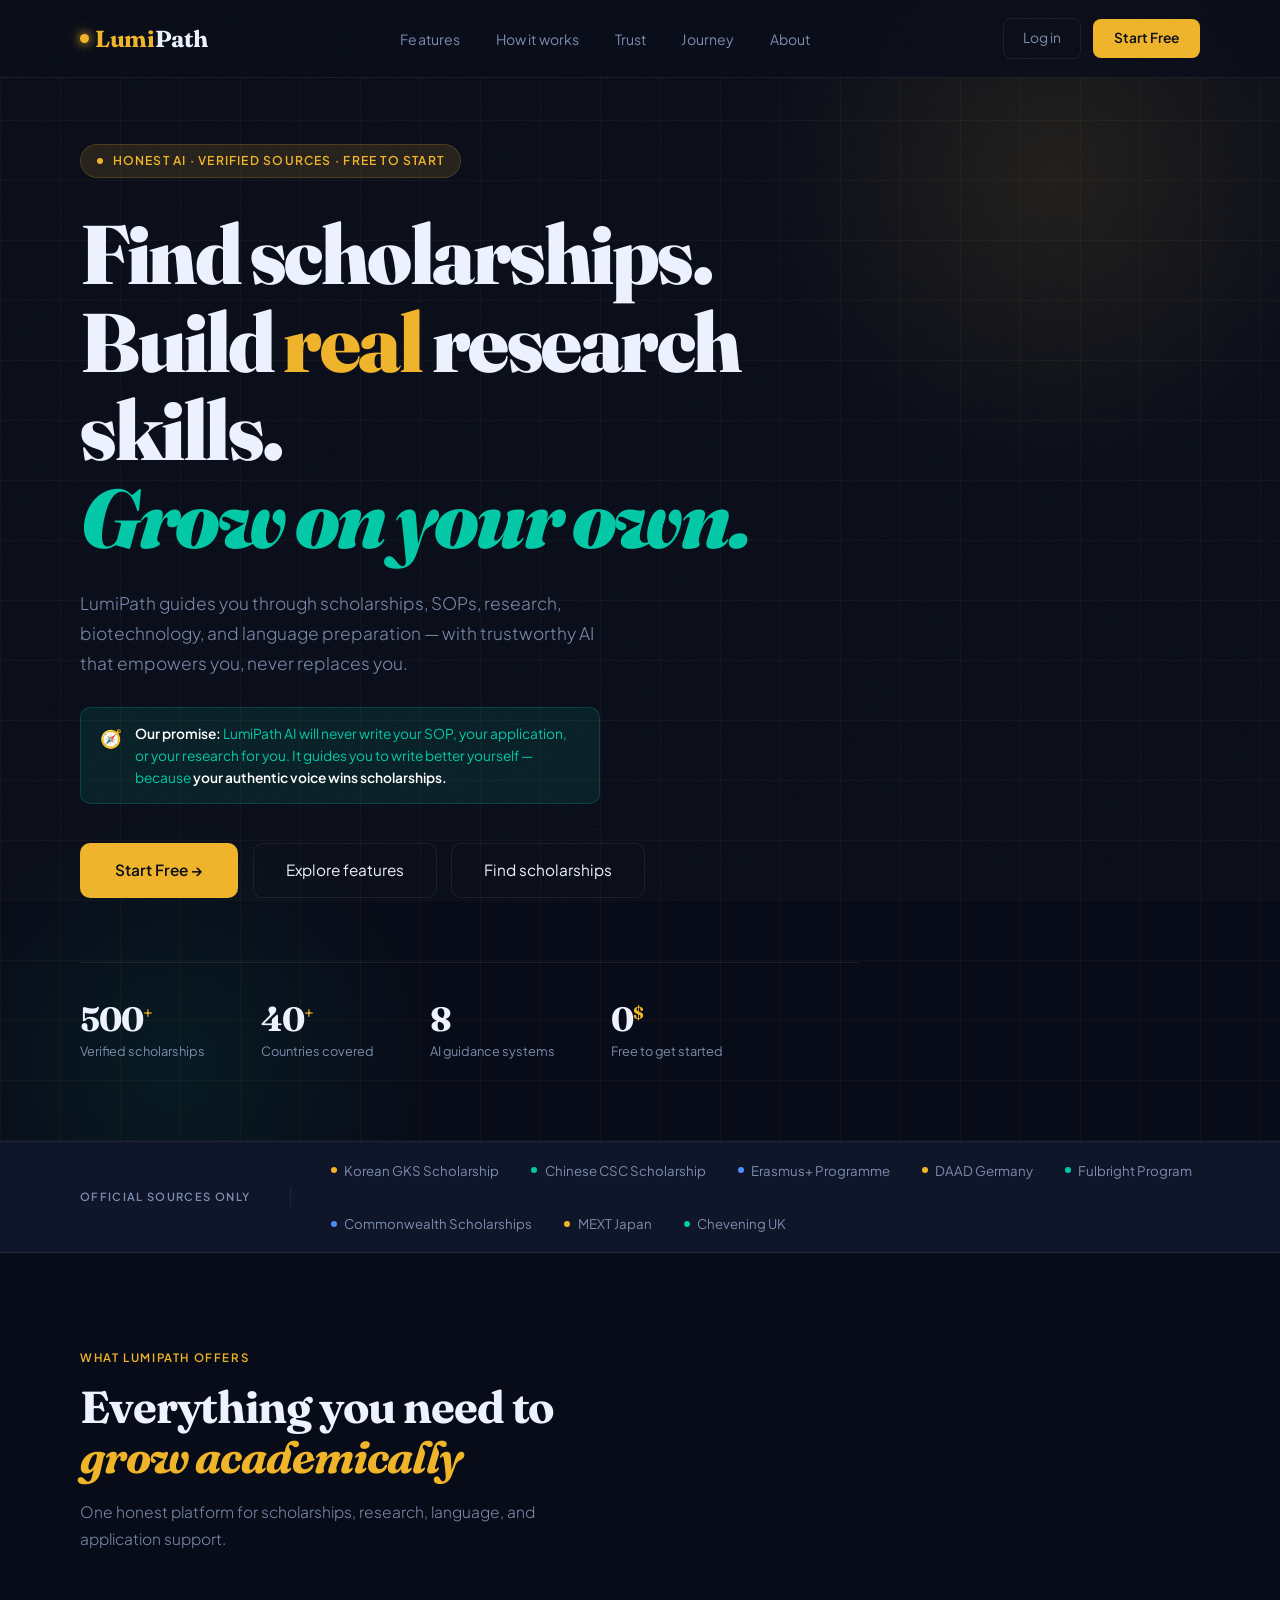
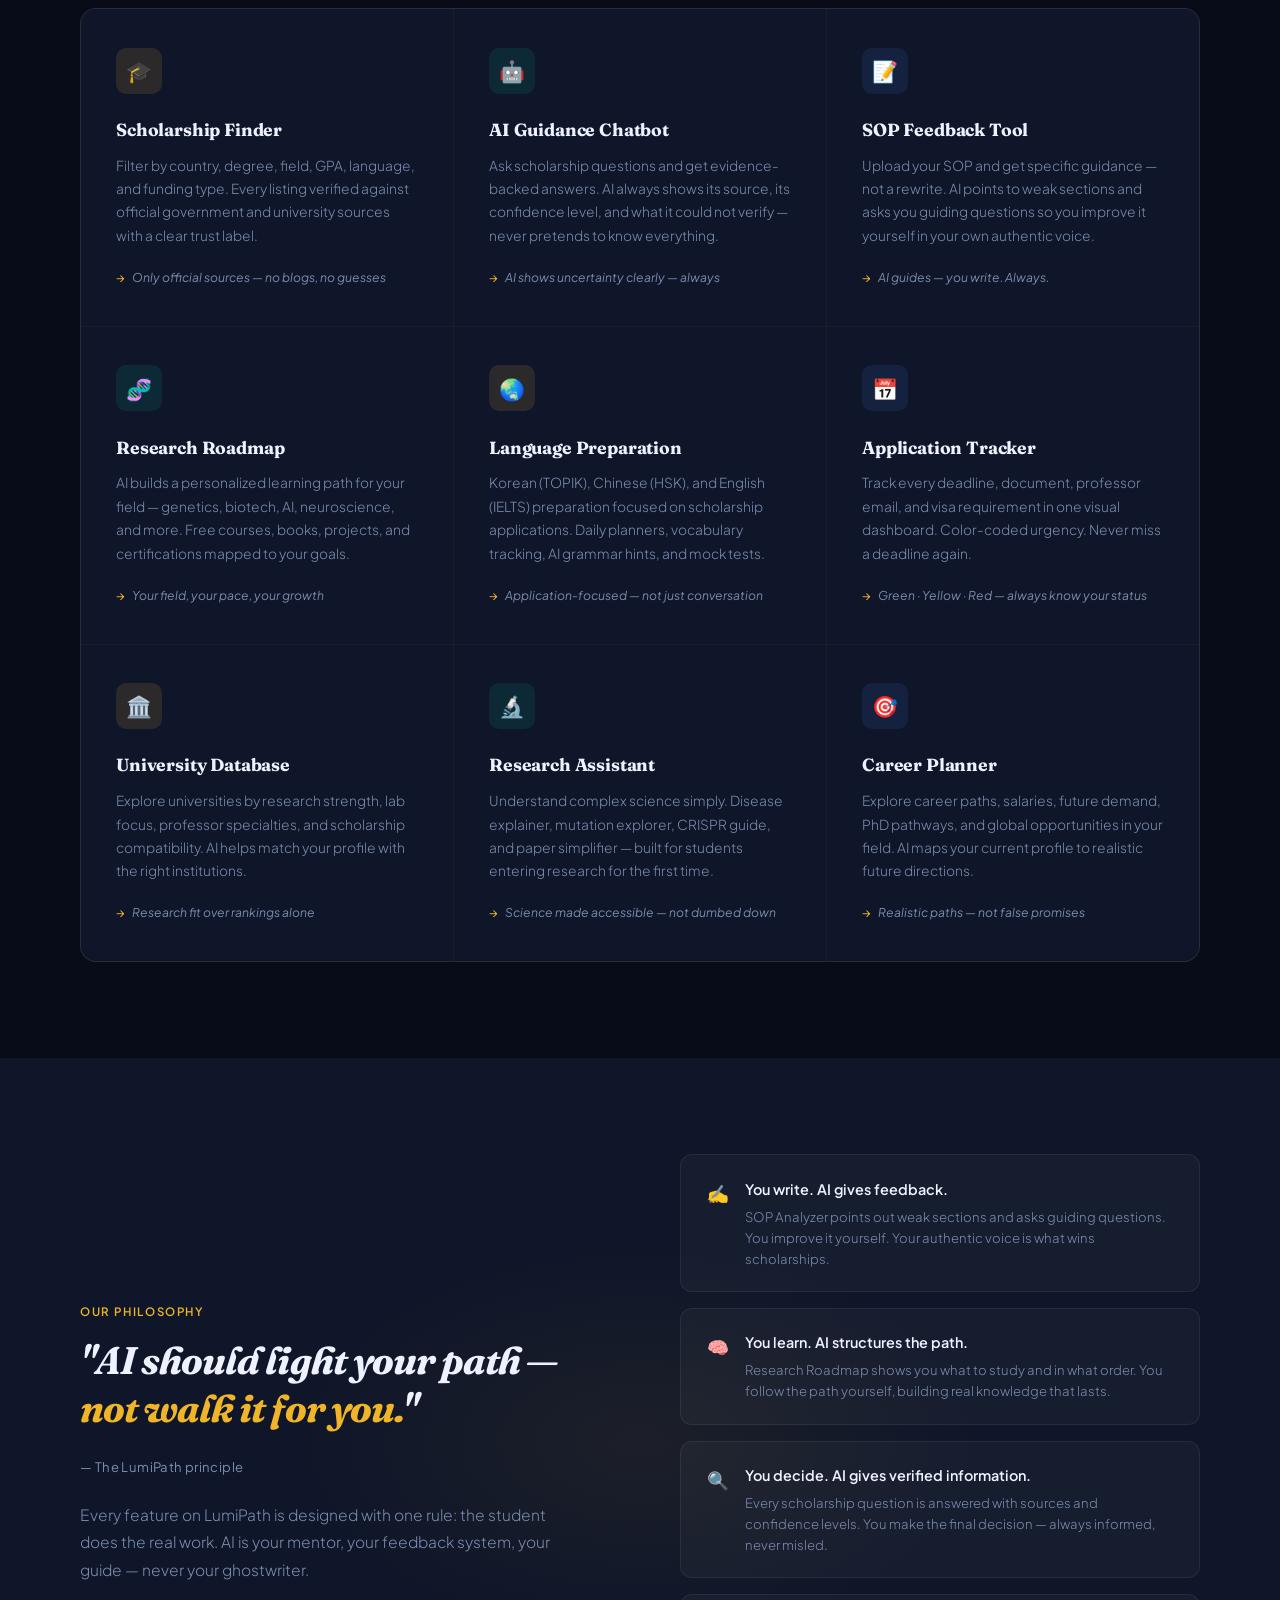
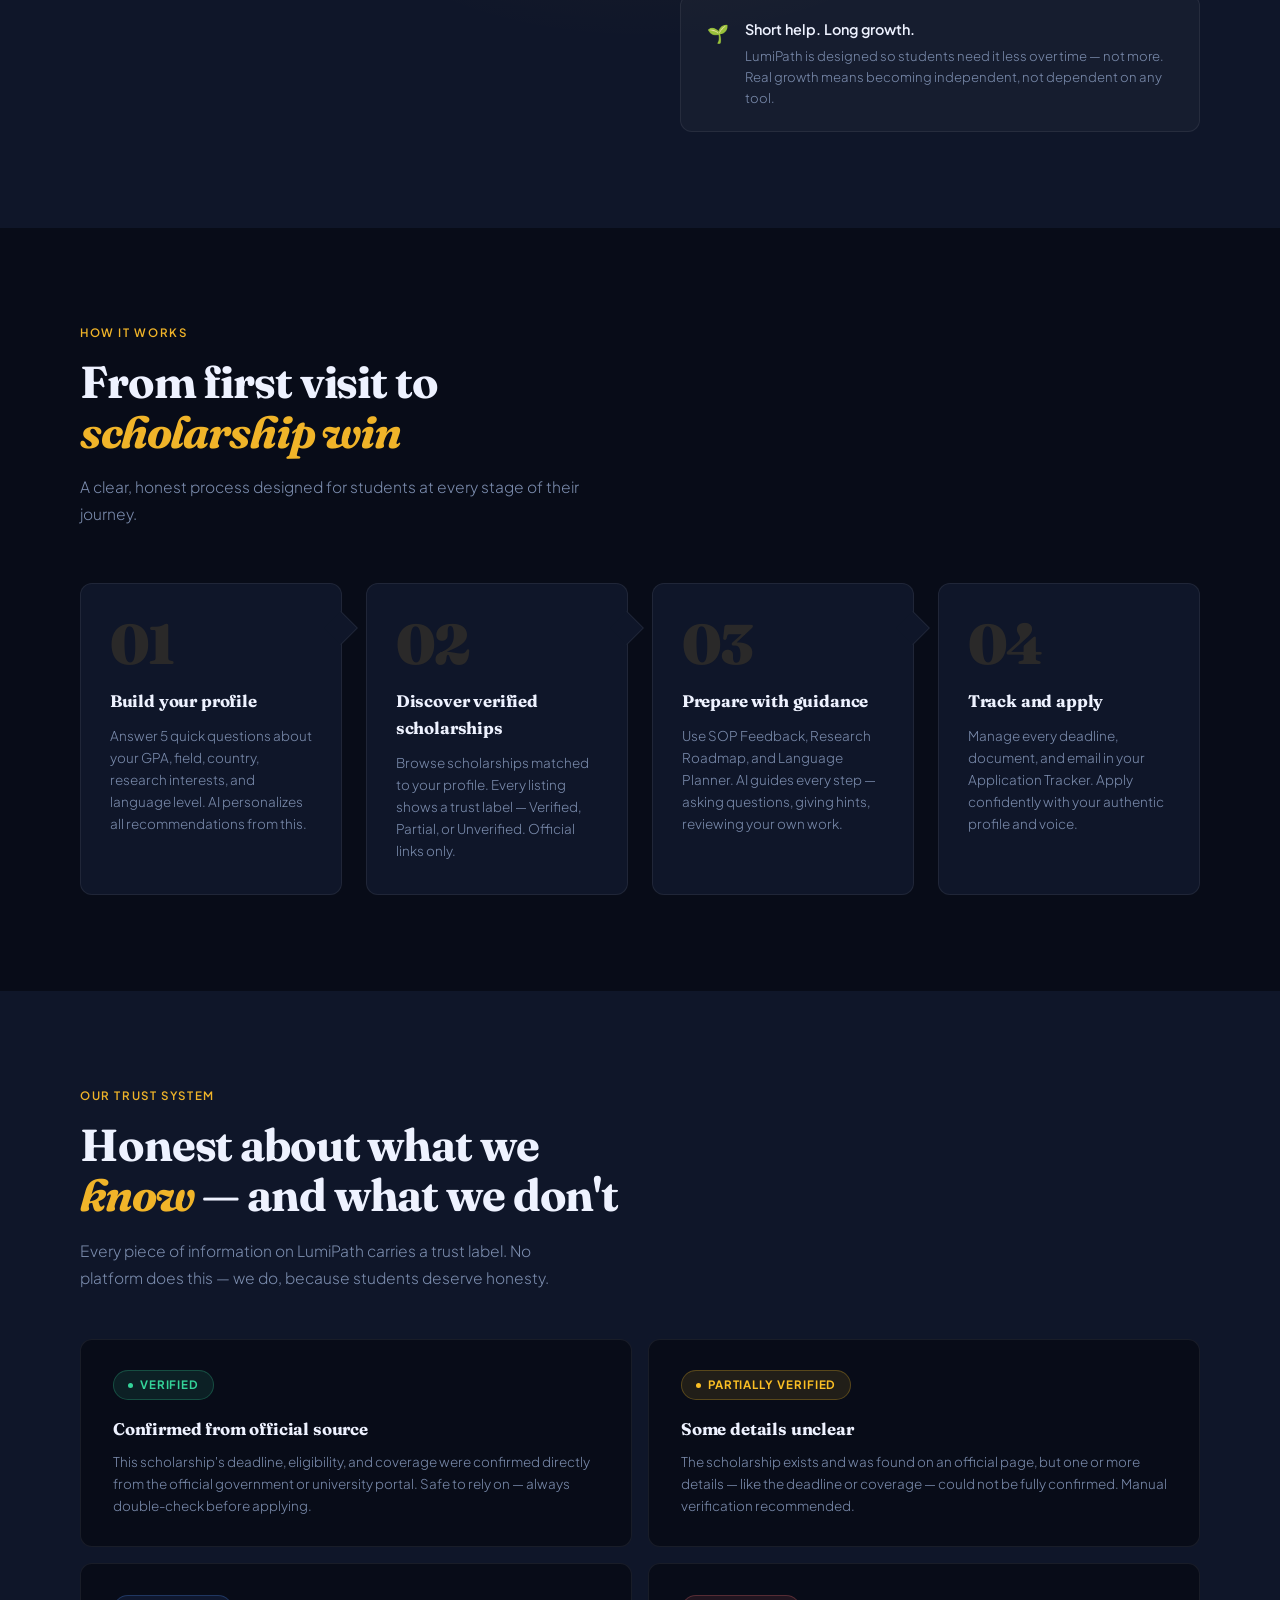
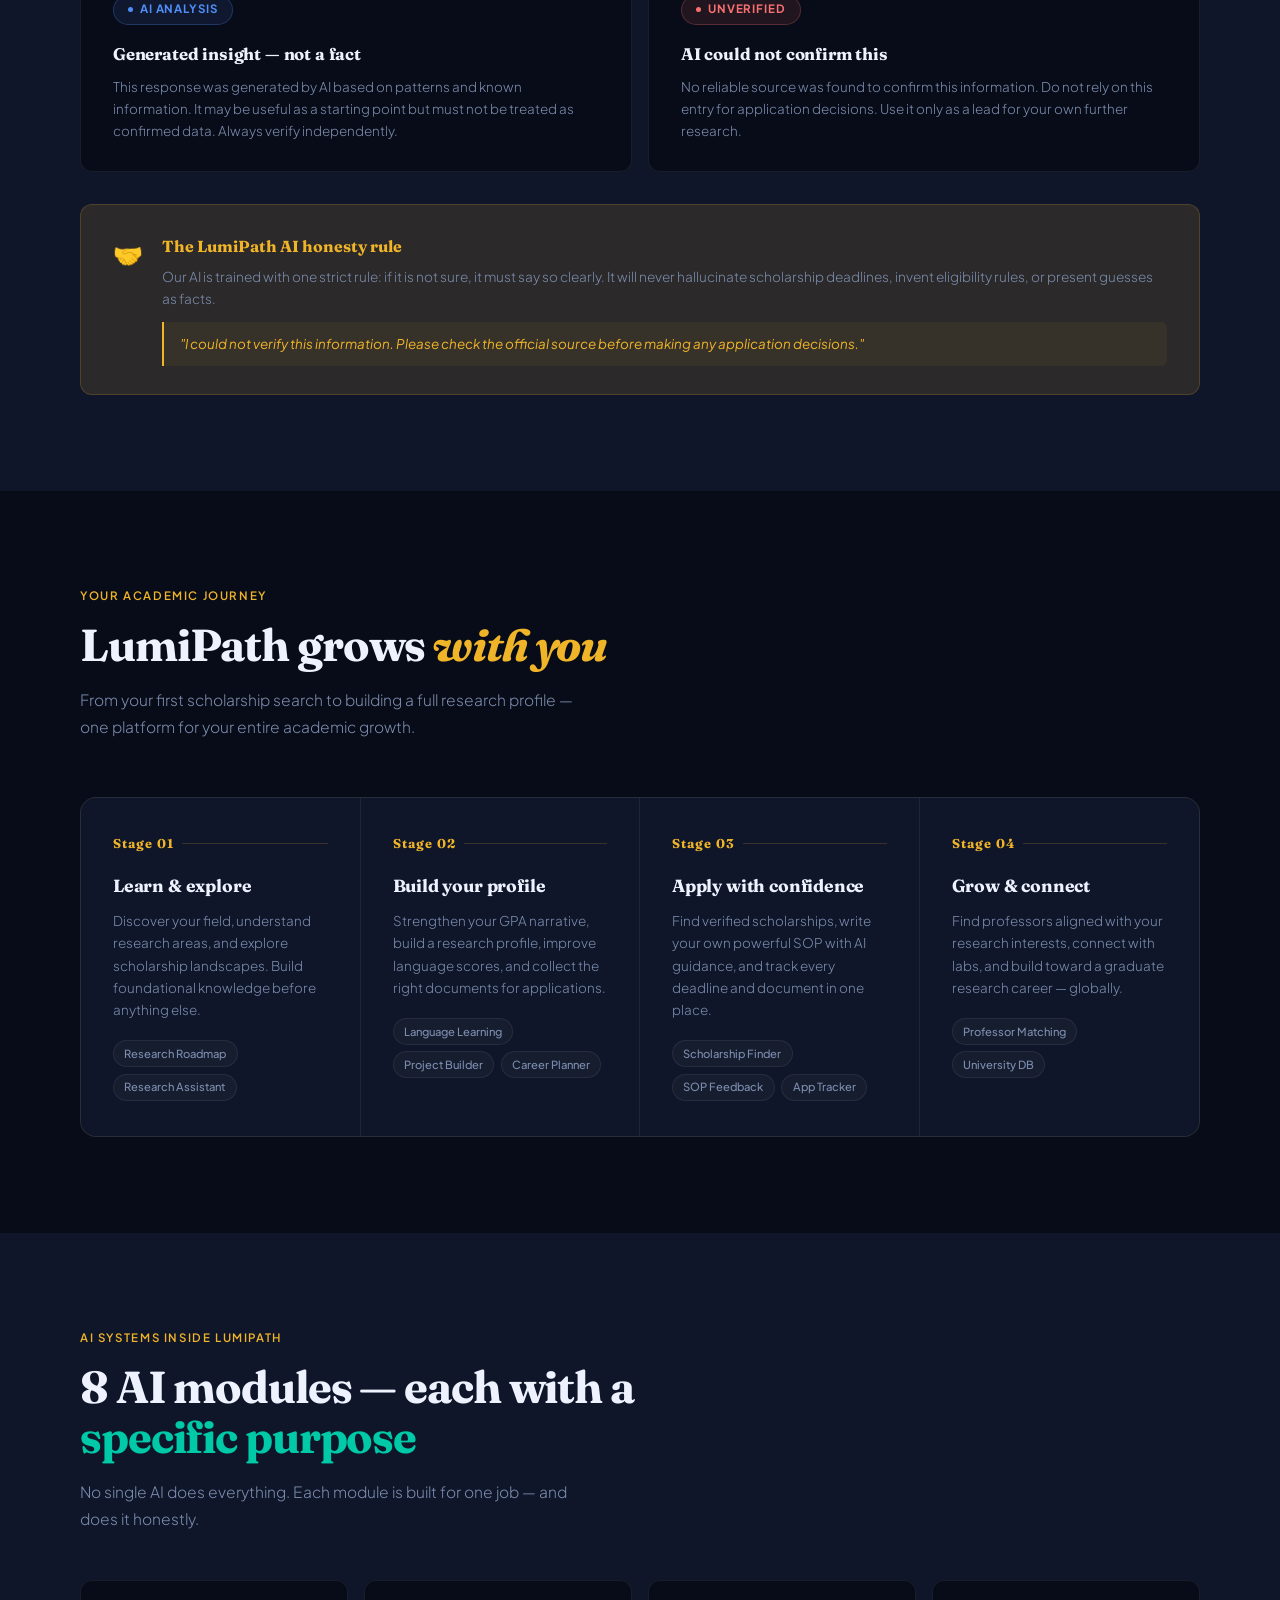
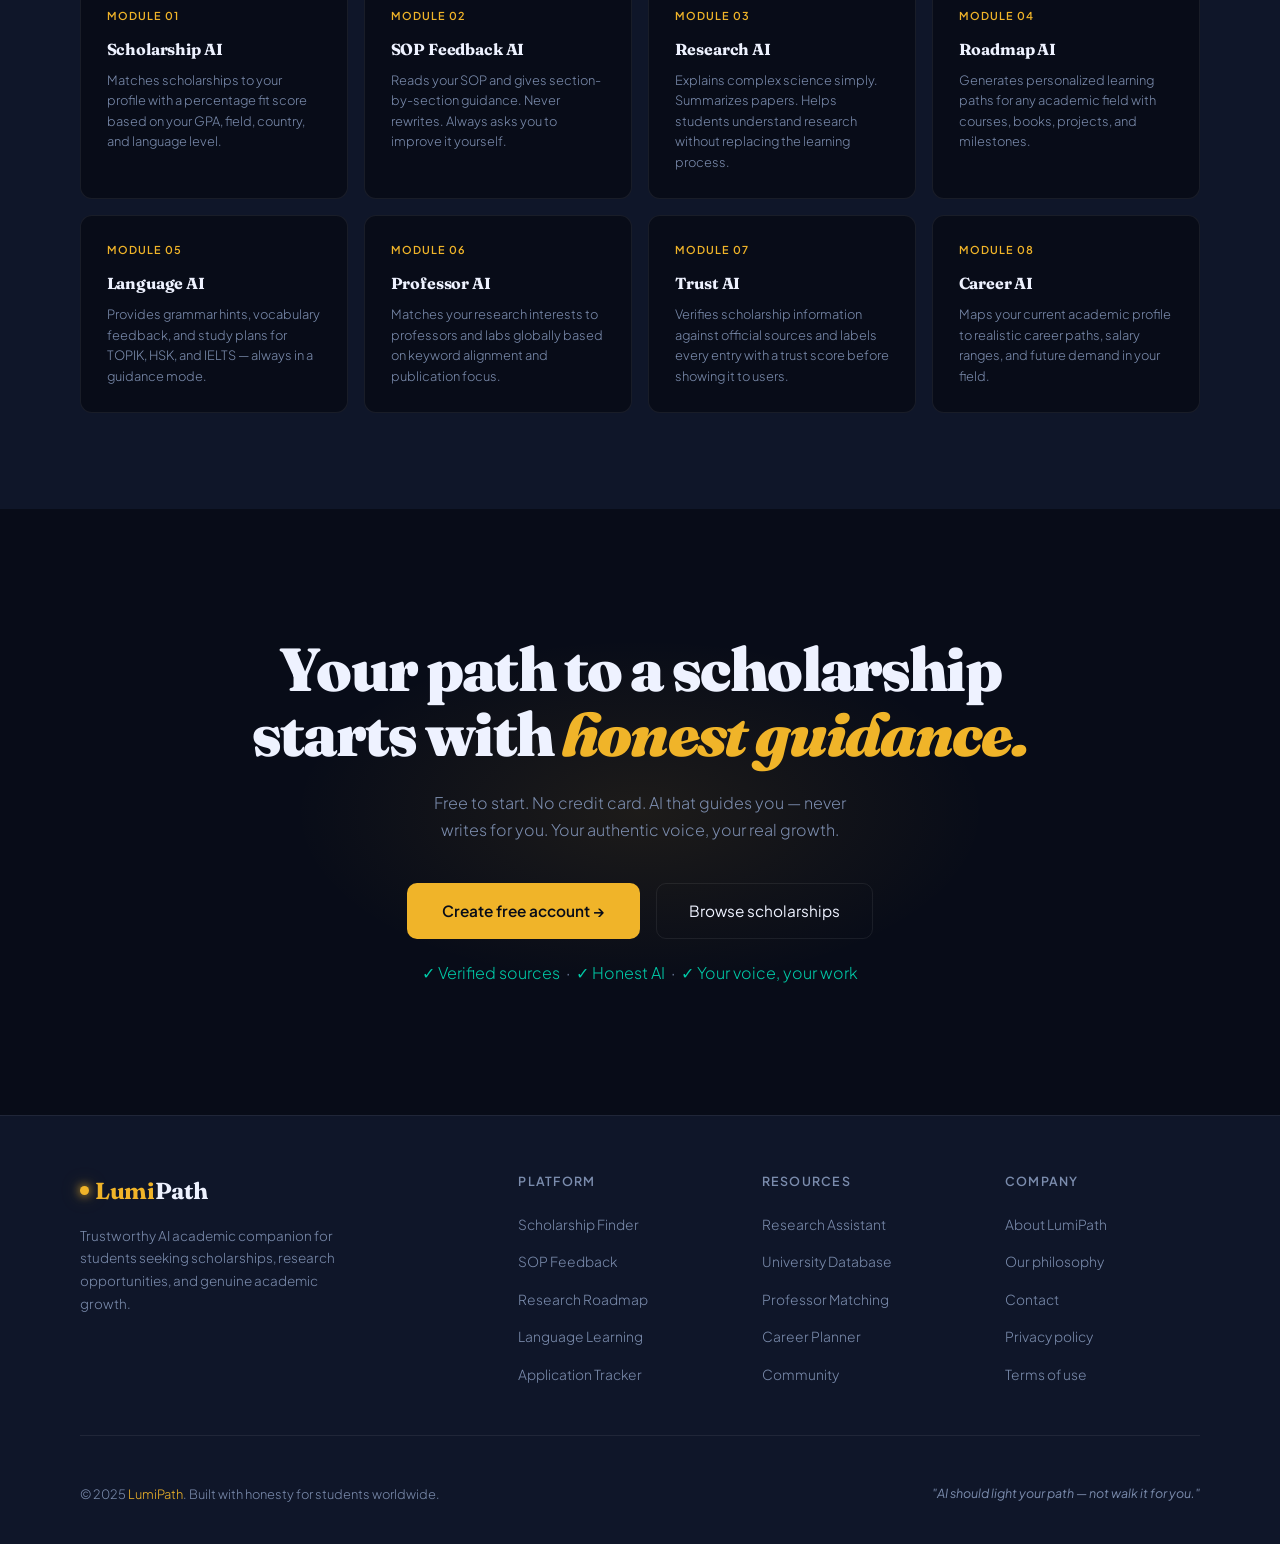
<file: index.html>
<!DOCTYPE html>
<html lang="en">
<head>
<meta charset="UTF-8"/>
<meta name="viewport" content="width=device-width, initial-scale=1.0"/>
<title>LumiPath — Your Honest Academic Growth Companion</title>
<link href="https://fonts.googleapis.com/css2?family=Fraunces:ital,wght@0,400;0,600;0,700;0,900;1,400;1,700&family=Plus+Jakarta+Sans:wght@300;400;500;600&display=swap" rel="stylesheet"/>
<style>
:root {
  --bg:        #080c18;
  --bg2:       #0f1629;
  --bg3:       #162040;
  --gold:      #f0b429;
  --gold-dim:  rgba(240,180,41,0.12);
  --gold-border: rgba(240,180,41,0.18);
  --teal:      #00c9a7;
  --teal-dim:  rgba(0,201,167,0.1);
  --blue:      #4f8ef7;
  --blue-dim:  rgba(79,142,247,0.1);
  --text:      #eef2ff;
  --muted:     #7b8cad;
  --border:    rgba(255,255,255,0.07);
  --card:      rgba(255,255,255,0.03);
  --success:   #34d399;
  --warning:   #fbbf24;
  --danger:    #f87171;
  --radius:    12px;
}

*, *::before, *::after { box-sizing: border-box; margin: 0; padding: 0; }
html { scroll-behavior: smooth; }

body {
  font-family: 'Plus Jakarta Sans', sans-serif;
  background: var(--bg);
  color: var(--text);
  overflow-x: hidden;
  line-height: 1.6;
}

/* ── GRAIN OVERLAY ── */
body::after {
  content: '';
  position: fixed;
  inset: 0;
  background-image: url("data:image/svg+xml,%3Csvg viewBox='0 0 512 512' xmlns='http://www.w3.org/2000/svg'%3E%3Cfilter id='n'%3E%3CfeTurbulence type='fractalNoise' baseFrequency='0.75' numOctaves='4' stitchTiles='stitch'/%3E%3C/filter%3E%3Crect width='100%25' height='100%25' filter='url(%23n)' opacity='0.035'/%3E%3C/svg%3E");
  pointer-events: none;
  z-index: 9999;
}

/* ══════════════════════════════
   NAV
══════════════════════════════ */
nav {
  position: fixed;
  top: 0; left: 0; right: 0;
  z-index: 200;
  display: flex;
  align-items: center;
  justify-content: space-between;
  padding: 1.1rem 5rem;
  background: rgba(8,12,24,0.82);
  backdrop-filter: blur(24px);
  border-bottom: 1px solid var(--border);
  transition: background 0.3s;
}

.logo {
  display: flex;
  align-items: center;
  gap: 0.4rem;
  text-decoration: none;
}
.logo-dot {
  width: 9px; height: 9px;
  background: var(--gold);
  border-radius: 50%;
  box-shadow: 0 0 10px var(--gold), 0 0 20px rgba(240,180,41,0.4);
  animation: glow-pulse 2.5s ease-in-out infinite;
}
@keyframes glow-pulse {
  0%,100% { box-shadow: 0 0 8px var(--gold), 0 0 16px rgba(240,180,41,0.3); }
  50%      { box-shadow: 0 0 16px var(--gold), 0 0 32px rgba(240,180,41,0.5); }
}
.logo-text {
  font-family: 'Fraunces', serif;
  font-size: 1.45rem;
  font-weight: 700;
  letter-spacing: -0.02em;
}
.logo-lumi { color: var(--gold); }
.logo-path { color: var(--text); }

.nav-links {
  display: flex;
  gap: 2.2rem;
  list-style: none;
}
.nav-links a {
  color: var(--muted);
  text-decoration: none;
  font-size: 0.88rem;
  font-weight: 400;
  letter-spacing: 0.01em;
  transition: color 0.2s;
}
.nav-links a:hover { color: var(--text); }

.nav-actions { display: flex; gap: 0.75rem; align-items: center; }
.btn-ghost {
  background: transparent;
  color: var(--muted);
  border: 1px solid var(--border);
  padding: 0.55rem 1.2rem;
  border-radius: 8px;
  font-family: 'Plus Jakarta Sans', sans-serif;
  font-size: 0.86rem;
  cursor: pointer;
  transition: all 0.2s;
  text-decoration: none;
}
.btn-ghost:hover { color: var(--text); border-color: rgba(255,255,255,0.15); }

.btn-gold {
  background: var(--gold);
  color: #080c18;
  border: none;
  padding: 0.55rem 1.3rem;
  border-radius: 8px;
  font-family: 'Plus Jakarta Sans', sans-serif;
  font-size: 0.86rem;
  font-weight: 600;
  cursor: pointer;
  transition: all 0.2s;
  text-decoration: none;
  display: inline-block;
}
.btn-gold:hover { opacity: 0.88; transform: translateY(-1px); box-shadow: 0 8px 24px rgba(240,180,41,0.3); }

/* ══════════════════════════════
   HERO
══════════════════════════════ */
.hero {
  min-height: 100vh;
  display: flex;
  flex-direction: column;
  justify-content: center;
  padding: 9rem 5rem 5rem;
  position: relative;
  overflow: hidden;
}

/* background grid lines */
.hero::before {
  content: '';
  position: absolute;
  inset: 0;
  background-image:
    linear-gradient(rgba(240,180,41,0.04) 1px, transparent 1px),
    linear-gradient(90deg, rgba(240,180,41,0.04) 1px, transparent 1px);
  background-size: 60px 60px;
  pointer-events: none;
}

.hero-glow-1 {
  position: absolute;
  top: -150px; right: -100px;
  width: 650px; height: 650px;
  background: radial-gradient(circle, rgba(240,180,41,0.1) 0%, transparent 65%);
  pointer-events: none;
}
.hero-glow-2 {
  position: absolute;
  bottom: -200px; left: -100px;
  width: 550px; height: 550px;
  background: radial-gradient(circle, rgba(0,201,167,0.08) 0%, transparent 65%);
  pointer-events: none;
}

.hero-content { position: relative; max-width: 780px; }

.hero-pill {
  display: inline-flex;
  align-items: center;
  gap: 0.6rem;
  background: var(--gold-dim);
  border: 1px solid var(--gold-border);
  color: var(--gold);
  font-size: 0.76rem;
  font-weight: 600;
  letter-spacing: 0.1em;
  text-transform: uppercase;
  padding: 0.38rem 1rem;
  border-radius: 100px;
  margin-bottom: 2rem;
  animation: fadeUp 0.6s ease both;
}
.hero-pill-dot {
  width: 6px; height: 6px;
  background: var(--gold);
  border-radius: 50%;
  animation: glow-pulse 2s ease infinite;
}

.hero h1 {
  font-family: 'Fraunces', serif;
  font-size: clamp(2.8rem, 6.5vw, 5.2rem);
  font-weight: 900;
  line-height: 1.06;
  letter-spacing: -0.03em;
  animation: fadeUp 0.6s 0.1s ease both;
}
.hero h1 .gold { color: var(--gold); }
.hero h1 .italic { font-style: italic; color: var(--teal); }

.hero-sub {
  margin-top: 1.6rem;
  font-size: 1.08rem;
  color: var(--muted);
  max-width: 540px;
  line-height: 1.75;
  font-weight: 300;
  animation: fadeUp 0.6s 0.2s ease both;
}

/* Philosophy callout */
.hero-philosophy {
  margin-top: 1.8rem;
  display: inline-flex;
  align-items: flex-start;
  gap: 0.8rem;
  background: var(--teal-dim);
  border: 1px solid rgba(0,201,167,0.2);
  border-radius: 10px;
  padding: 0.9rem 1.2rem;
  max-width: 520px;
  animation: fadeUp 0.6s 0.25s ease both;
}
.philosophy-icon { font-size: 1.1rem; flex-shrink: 0; margin-top: 0.1rem; }
.philosophy-text {
  font-size: 0.86rem;
  color: var(--teal);
  line-height: 1.6;
  font-weight: 400;
}
.philosophy-text strong { font-weight: 600; color: #fff; }

.hero-actions {
  margin-top: 2.4rem;
  display: flex;
  gap: 0.9rem;
  flex-wrap: wrap;
  animation: fadeUp 0.6s 0.3s ease both;
}
.btn-primary-lg {
  background: var(--gold);
  color: #080c18;
  border: none;
  padding: 0.9rem 2.2rem;
  border-radius: 10px;
  font-family: 'Plus Jakarta Sans', sans-serif;
  font-size: 0.96rem;
  font-weight: 600;
  cursor: pointer;
  transition: all 0.2s;
  text-decoration: none;
  display: inline-flex;
  align-items: center;
  gap: 0.5rem;
}
.btn-primary-lg:hover { opacity: 0.88; transform: translateY(-2px); box-shadow: 0 14px 32px rgba(240,180,41,0.28); }

.btn-outline-lg {
  background: transparent;
  color: var(--text);
  border: 1px solid var(--border);
  padding: 0.9rem 2rem;
  border-radius: 10px;
  font-family: 'Plus Jakarta Sans', sans-serif;
  font-size: 0.96rem;
  font-weight: 400;
  cursor: pointer;
  transition: all 0.2s;
  text-decoration: none;
  display: inline-block;
}
.btn-outline-lg:hover { border-color: rgba(255,255,255,0.18); background: var(--card); }

.hero-stats {
  margin-top: 4rem;
  display: flex;
  gap: 3.5rem;
  flex-wrap: wrap;
  animation: fadeUp 0.6s 0.4s ease both;
  padding-top: 2.5rem;
  border-top: 1px solid var(--border);
}
.stat-item { display: flex; flex-direction: column; gap: 0.25rem; }
.stat-value {
  font-family: 'Fraunces', serif;
  font-size: 2.1rem;
  font-weight: 700;
  color: var(--text);
  letter-spacing: -0.03em;
  line-height: 1;
}
.stat-value sup { color: var(--gold); font-size: 1.1rem; }
.stat-label { font-size: 0.8rem; color: var(--muted); font-weight: 400; }

@keyframes fadeUp {
  from { opacity: 0; transform: translateY(22px); }
  to   { opacity: 1; transform: translateY(0); }
}

/* ══════════════════════════════
   VERIFIED SOURCES STRIP
══════════════════════════════ */
.sources-strip {
  background: var(--bg2);
  border-top: 1px solid var(--border);
  border-bottom: 1px solid var(--border);
  padding: 1.1rem 5rem;
  display: flex;
  align-items: center;
  gap: 2.5rem;
  overflow: hidden;
}
.strip-label {
  font-size: 0.7rem;
  font-weight: 600;
  letter-spacing: 0.12em;
  text-transform: uppercase;
  color: var(--muted);
  white-space: nowrap;
  flex-shrink: 0;
}
.strip-divider {
  width: 1px;
  height: 20px;
  background: var(--border);
  flex-shrink: 0;
}
.strip-items {
  display: flex;
  gap: 2rem;
  flex-wrap: wrap;
  align-items: center;
}
.strip-item {
  display: flex;
  align-items: center;
  gap: 0.45rem;
  font-size: 0.83rem;
  color: var(--muted);
  white-space: nowrap;
  font-weight: 400;
}
.strip-dot { width: 6px; height: 6px; border-radius: 50%; flex-shrink: 0; }
.dot-gold  { background: var(--gold); }
.dot-teal  { background: var(--teal); }
.dot-blue  { background: var(--blue); }

/* ══════════════════════════════
   SECTION COMMONS
══════════════════════════════ */
.section { padding: 6rem 5rem; }
.section-label {
  font-size: 0.72rem;
  font-weight: 600;
  letter-spacing: 0.14em;
  text-transform: uppercase;
  color: var(--gold);
  margin-bottom: 0.9rem;
}
.section-title {
  font-family: 'Fraunces', serif;
  font-size: clamp(1.9rem, 3.5vw, 2.9rem);
  font-weight: 700;
  letter-spacing: -0.025em;
  line-height: 1.12;
  max-width: 580px;
}
.section-title em { color: var(--gold); font-style: italic; }
.section-title .teal { color: var(--teal); }
.section-sub {
  margin-top: 1rem;
  font-size: 0.97rem;
  color: var(--muted);
  max-width: 500px;
  line-height: 1.75;
  font-weight: 300;
}

.reveal {
  opacity: 0;
  transform: translateY(28px);
  transition: opacity 0.65s ease, transform 0.65s ease;
}
.reveal.visible { opacity: 1; transform: translateY(0); }

/* ══════════════════════════════
   FEATURES
══════════════════════════════ */
.features { background: var(--bg); }
.features-head { margin-bottom: 3.5rem; }

.features-grid {
  display: grid;
  grid-template-columns: repeat(3, 1fr);
  gap: 1px;
  background: var(--border);
  border: 1px solid var(--border);
  border-radius: 16px;
  overflow: hidden;
}

.feat-card {
  background: var(--bg2);
  padding: 2.4rem 2.2rem;
  transition: background 0.25s;
  position: relative;
  overflow: hidden;
}
.feat-card::before {
  content: '';
  position: absolute;
  top: 0; left: 0; right: 0;
  height: 2px;
  background: transparent;
  transition: background 0.25s;
}
.feat-card:hover { background: var(--bg3); }
.feat-card:hover.gold-accent::before  { background: var(--gold); }
.feat-card:hover.teal-accent::before  { background: var(--teal); }
.feat-card:hover.blue-accent::before  { background: var(--blue); }

.feat-icon {
  width: 46px; height: 46px;
  border-radius: 10px;
  display: flex; align-items: center; justify-content: center;
  font-size: 1.3rem;
  margin-bottom: 1.4rem;
}
.icon-gold   { background: var(--gold-dim); }
.icon-teal   { background: var(--teal-dim); }
.icon-blue   { background: var(--blue-dim); }

.feat-title {
  font-family: 'Fraunces', serif;
  font-size: 1.1rem;
  font-weight: 700;
  margin-bottom: 0.6rem;
  color: var(--text);
  letter-spacing: -0.01em;
}
.feat-desc {
  font-size: 0.86rem;
  color: var(--muted);
  line-height: 1.7;
  font-weight: 300;
}
.feat-note {
  margin-top: 1.3rem;
  display: flex;
  align-items: center;
  gap: 0.4rem;
  font-size: 0.76rem;
  color: var(--muted);
  font-style: italic;
}
.feat-note::before { content: '→'; color: var(--gold); font-style: normal; }

/* ══════════════════════════════
   PHILOSOPHY SECTION
══════════════════════════════ */
.philosophy-section {
  background: var(--bg2);
  position: relative;
  overflow: hidden;
}
.philosophy-section::before {
  content: '';
  position: absolute;
  top: 50%; left: 50%;
  transform: translate(-50%, -50%);
  width: 700px; height: 400px;
  background: radial-gradient(ellipse, rgba(240,180,41,0.06) 0%, transparent 70%);
  pointer-events: none;
}

.philosophy-inner {
  display: grid;
  grid-template-columns: 1fr 1fr;
  gap: 5rem;
  align-items: center;
  position: relative;
}

.philosophy-quote {
  font-family: 'Fraunces', serif;
  font-size: clamp(1.6rem, 3vw, 2.4rem);
  font-weight: 700;
  line-height: 1.25;
  letter-spacing: -0.025em;
  font-style: italic;
  color: var(--text);
}
.philosophy-quote .gold { color: var(--gold); }
.philosophy-author {
  margin-top: 1.5rem;
  font-size: 0.82rem;
  color: var(--muted);
  font-weight: 400;
  letter-spacing: 0.03em;
}

.philosophy-cards { display: flex; flex-direction: column; gap: 1rem; }
.phil-card {
  background: var(--card);
  border: 1px solid var(--border);
  border-radius: var(--radius);
  padding: 1.4rem 1.6rem;
  display: flex;
  align-items: flex-start;
  gap: 1rem;
}
.phil-icon {
  font-size: 1.1rem;
  flex-shrink: 0;
  margin-top: 0.1rem;
}
.phil-body {}
.phil-title {
  font-size: 0.9rem;
  font-weight: 600;
  color: var(--text);
  margin-bottom: 0.3rem;
}
.phil-desc {
  font-size: 0.82rem;
  color: var(--muted);
  line-height: 1.6;
  font-weight: 300;
}

/* ══════════════════════════════
   HOW IT WORKS
══════════════════════════════ */
.how { background: var(--bg); }
.how-grid {
  margin-top: 3.5rem;
  display: grid;
  grid-template-columns: repeat(4, 1fr);
  gap: 1.5rem;
}
.step-card {
  background: var(--bg2);
  border: 1px solid var(--border);
  border-radius: var(--radius);
  padding: 2rem 1.8rem;
  position: relative;
  transition: border-color 0.25s;
}
.step-card:hover { border-color: var(--gold-border); }
.step-num {
  font-family: 'Fraunces', serif;
  font-size: 3.5rem;
  font-weight: 900;
  color: var(--gold-dim);
  line-height: 1;
  letter-spacing: -0.04em;
  margin-bottom: 1rem;
}
.step-title {
  font-family: 'Fraunces', serif;
  font-size: 1.05rem;
  font-weight: 700;
  color: var(--text);
  margin-bottom: 0.6rem;
  letter-spacing: -0.01em;
}
.step-desc {
  font-size: 0.84rem;
  color: var(--muted);
  line-height: 1.65;
  font-weight: 300;
}
.step-arrow {
  position: absolute;
  top: 2rem; right: -0.75rem;
  width: 1.5rem; height: 1.5rem;
  background: var(--bg2);
  border-top: 1px solid var(--border);
  border-right: 1px solid var(--border);
  transform: rotate(45deg);
  z-index: 1;
}

/* ══════════════════════════════
   TRUST SYSTEM
══════════════════════════════ */
.trust { background: var(--bg2); }
.trust-grid {
  margin-top: 3rem;
  display: grid;
  grid-template-columns: repeat(2, 1fr);
  gap: 1rem;
}
.trust-card {
  background: var(--bg);
  border: 1px solid var(--border);
  border-radius: var(--radius);
  padding: 1.8rem 2rem;
}
.trust-badge {
  display: inline-flex;
  align-items: center;
  gap: 0.45rem;
  font-size: 0.72rem;
  font-weight: 700;
  letter-spacing: 0.08em;
  text-transform: uppercase;
  padding: 0.3rem 0.85rem;
  border-radius: 100px;
  margin-bottom: 1rem;
  width: fit-content;
}
.badge-verified   { background: rgba(52,211,153,0.1);  color: var(--success); border: 1px solid rgba(52,211,153,0.25); }
.badge-partial    { background: rgba(251,191,36,0.1);  color: var(--warning); border: 1px solid rgba(251,191,36,0.25); }
.badge-ai         { background: rgba(79,142,247,0.1);  color: var(--blue);    border: 1px solid rgba(79,142,247,0.25); }
.badge-unverified { background: rgba(248,113,113,0.1); color: var(--danger);  border: 1px solid rgba(248,113,113,0.25); }
.badge-dot { width: 5px; height: 5px; background: currentColor; border-radius: 50%; }

.trust-card-title {
  font-family: 'Fraunces', serif;
  font-size: 1.05rem;
  font-weight: 700;
  color: var(--text);
  margin-bottom: 0.5rem;
  letter-spacing: -0.01em;
}
.trust-card-desc {
  font-size: 0.84rem;
  color: var(--muted);
  line-height: 1.65;
  font-weight: 300;
}
.trust-honesty {
  margin-top: 2rem;
  background: var(--gold-dim);
  border: 1px solid var(--gold-border);
  border-radius: var(--radius);
  padding: 1.8rem 2rem;
  display: flex;
  align-items: flex-start;
  gap: 1.2rem;
}
.honesty-icon { font-size: 1.5rem; flex-shrink: 0; }
.honesty-text {}
.honesty-title {
  font-family: 'Fraunces', serif;
  font-size: 1rem;
  font-weight: 700;
  color: var(--gold);
  margin-bottom: 0.4rem;
}
.honesty-desc {
  font-size: 0.85rem;
  color: var(--muted);
  line-height: 1.65;
  font-weight: 300;
}
.honesty-quote {
  margin-top: 0.7rem;
  padding: 0.7rem 1rem;
  background: rgba(240,180,41,0.06);
  border-left: 2px solid var(--gold);
  border-radius: 0 6px 6px 0;
  font-size: 0.84rem;
  color: var(--gold);
  font-style: italic;
}

/* ══════════════════════════════
   JOURNEY SECTION
══════════════════════════════ */
.journey { background: var(--bg); }
.journey-grid {
  margin-top: 3.5rem;
  display: grid;
  grid-template-columns: repeat(4, 1fr);
  gap: 0;
  background: var(--border);
  border: 1px solid var(--border);
  border-radius: 16px;
  overflow: hidden;
}
.journey-card {
  background: var(--bg2);
  padding: 2.2rem 2rem;
  border-right: 1px solid var(--border);
  transition: background 0.25s;
}
.journey-card:last-child { border-right: none; }
.journey-card:hover { background: var(--bg3); }
.journey-num {
  font-family: 'Fraunces', serif;
  font-size: 0.8rem;
  font-weight: 700;
  color: var(--gold);
  letter-spacing: 0.08em;
  margin-bottom: 1.2rem;
  display: flex;
  align-items: center;
  gap: 0.5rem;
}
.journey-num::after {
  content: '';
  flex: 1;
  height: 1px;
  background: var(--gold-border);
}
.journey-title {
  font-family: 'Fraunces', serif;
  font-size: 1.1rem;
  font-weight: 700;
  color: var(--text);
  margin-bottom: 0.6rem;
  letter-spacing: -0.01em;
}
.journey-desc {
  font-size: 0.84rem;
  color: var(--muted);
  line-height: 1.65;
  font-weight: 300;
}
.journey-tags {
  margin-top: 1.2rem;
  display: flex;
  flex-wrap: wrap;
  gap: 0.4rem;
}
.jtag {
  font-size: 0.7rem;
  font-weight: 500;
  padding: 0.22rem 0.65rem;
  border-radius: 100px;
  background: var(--card);
  border: 1px solid var(--border);
  color: var(--muted);
}

/* ══════════════════════════════
   AI SYSTEMS PREVIEW
══════════════════════════════ */
.ai-systems { background: var(--bg2); }
.systems-grid {
  margin-top: 3rem;
  display: grid;
  grid-template-columns: repeat(4, 1fr);
  gap: 1rem;
}
.sys-card {
  background: var(--bg);
  border: 1px solid var(--border);
  border-radius: var(--radius);
  padding: 1.6rem;
  transition: all 0.25s;
  cursor: default;
}
.sys-card:hover { border-color: var(--gold-border); transform: translateY(-3px); }
.sys-tag {
  font-size: 0.68rem;
  font-weight: 600;
  letter-spacing: 0.1em;
  text-transform: uppercase;
  color: var(--gold);
  margin-bottom: 0.8rem;
}
.sys-name {
  font-family: 'Fraunces', serif;
  font-size: 1rem;
  font-weight: 700;
  color: var(--text);
  margin-bottom: 0.45rem;
  letter-spacing: -0.01em;
}
.sys-desc {
  font-size: 0.8rem;
  color: var(--muted);
  line-height: 1.6;
  font-weight: 300;
}

/* ══════════════════════════════
   CTA
══════════════════════════════ */
.cta {
  background: var(--bg);
  text-align: center;
  padding: 8rem 5rem;
  position: relative;
  overflow: hidden;
}
.cta::before {
  content: '';
  position: absolute;
  top: 50%; left: 50%;
  transform: translate(-50%, -50%);
  width: 700px; height: 350px;
  background: radial-gradient(ellipse, rgba(240,180,41,0.09) 0%, transparent 70%);
  pointer-events: none;
}
.cta-inner { position: relative; }
.cta h2 {
  font-family: 'Fraunces', serif;
  font-size: clamp(2.2rem, 5vw, 3.8rem);
  font-weight: 900;
  letter-spacing: -0.03em;
  line-height: 1.08;
}
.cta h2 em { color: var(--gold); font-style: italic; }
.cta p {
  margin-top: 1.3rem;
  font-size: 1rem;
  color: var(--muted);
  font-weight: 300;
  max-width: 440px;
  margin-left: auto;
  margin-right: auto;
  line-height: 1.7;
}
.cta-actions {
  margin-top: 2.5rem;
  display: flex;
  gap: 1rem;
  justify-content: center;
  flex-wrap: wrap;
}
.cta-note {
  margin-top: 1.5rem;
  font-size: 0.78rem;
  color: var(--muted);
}
.cta-note span { color: var(--teal); }

/* ══════════════════════════════
   FOOTER
══════════════════════════════ */
footer {
  background: var(--bg2);
  border-top: 1px solid var(--border);
  padding: 3.5rem 5rem 2.5rem;
}
.footer-top {
  display: grid;
  grid-template-columns: 2fr 1fr 1fr 1fr;
  gap: 3rem;
  margin-bottom: 3rem;
  padding-bottom: 3rem;
  border-bottom: 1px solid var(--border);
}
.footer-brand {}
.footer-brand-desc {
  margin-top: 1rem;
  font-size: 0.84rem;
  color: var(--muted);
  line-height: 1.7;
  font-weight: 300;
  max-width: 260px;
}
.footer-col-title {
  font-size: 0.78rem;
  font-weight: 600;
  letter-spacing: 0.1em;
  text-transform: uppercase;
  color: var(--muted);
  margin-bottom: 1.2rem;
}
.footer-links {
  list-style: none;
  display: flex;
  flex-direction: column;
  gap: 0.75rem;
}
.footer-links a {
  color: var(--muted);
  text-decoration: none;
  font-size: 0.86rem;
  font-weight: 300;
  transition: color 0.2s;
}
.footer-links a:hover { color: var(--text); }
.footer-bottom {
  display: flex;
  align-items: center;
  justify-content: space-between;
  flex-wrap: wrap;
  gap: 1rem;
}
.footer-copy {
  font-size: 0.8rem;
  color: var(--muted);
  font-weight: 300;
}
.footer-copy span { color: var(--gold); }
.footer-tagline {
  font-size: 0.78rem;
  color: var(--muted);
  font-style: italic;
}

/* ══════════════════════════════
   RESPONSIVE
══════════════════════════════ */
@media (max-width: 1024px) {
  .features-grid { grid-template-columns: repeat(2, 1fr); }
  .how-grid { grid-template-columns: repeat(2, 1fr); }
  .journey-grid { grid-template-columns: repeat(2, 1fr); }
  .systems-grid { grid-template-columns: repeat(2, 1fr); }
  .philosophy-inner { grid-template-columns: 1fr; gap: 2.5rem; }
  .footer-top { grid-template-columns: 1fr 1fr; }
}
@media (max-width: 768px) {
  nav { padding: 1rem 1.5rem; }
  .nav-links { display: none; }
  .hero { padding: 7rem 1.5rem 4rem; }
  .section { padding: 4rem 1.5rem; }
  .sources-strip { padding: 1rem 1.5rem; flex-direction: column; align-items: flex-start; gap: 0.8rem; }
  .features-grid { grid-template-columns: 1fr; }
  .how-grid { grid-template-columns: 1fr; }
  .journey-grid { grid-template-columns: 1fr; }
  .systems-grid { grid-template-columns: 1fr; }
  .trust-grid { grid-template-columns: 1fr; }
  .footer-top { grid-template-columns: 1fr; }
  .cta { padding: 5rem 1.5rem; }
  footer { padding: 3rem 1.5rem 2rem; }
  .step-arrow { display: none; }
}
</style>
</head>
<body>

<!-- ══ NAV ══ -->
<nav>
  <a href="#" class="logo">
    <span class="logo-dot"></span>
    <span class="logo-text">
      <span class="logo-lumi">Lumi</span><span class="logo-path">Path</span>
    </span>
  </a>
  <ul class="nav-links">
    <li><a href="#features">Features</a></li>
    <li><a href="login.html">How it works</a></li>
    <li><a href="#trust">Trust</a></li>
    <li><a href="#journey">Journey</a></li>
    <li><a href="#about">About</a></li>
  </ul>
  <div class="nav-actions">
    <a href="#" class="btn-ghost">Log in</a>
    <a href="#" class="btn-gold">Start Free</a>
  </div>
</nav>

<!-- ══ HERO ══ -->
<section class="hero">
  <div class="hero-glow-1"></div>
  <div class="hero-glow-2"></div>
  <div class="hero-content">

    <div class="hero-pill">
      <span class="hero-pill-dot"></span>
      Honest AI · Verified Sources · Free to Start
    </div>

    <h1>
      Find scholarships.<br/>
      Build <span class="gold">real</span> research skills.<br/>
      <span class="italic">Grow on your own.</span>
    </h1>

    <p class="hero-sub">
      LumiPath guides you through scholarships, SOPs, research, biotechnology, and language preparation — with trustworthy AI that empowers you, never replaces you.
    </p>

    <div class="hero-philosophy">
      <span class="philosophy-icon">🧭</span>
      <p class="philosophy-text">
        <strong>Our promise:</strong> LumiPath AI will never write your SOP, your application, or your research for you. It guides you to write better yourself — because <strong>your authentic voice wins scholarships.</strong>
      </p>
    </div>

    <div class="hero-actions">
      <a href="login.html" class="btn-primary-lg">Start Free →</a>
      <a href="login.html" class="btn-outline-lg">Explore features</a>
      <a href="login.html" class="btn-outline-lg">Find scholarships</a>
    </div>

    <div class="hero-stats">
      <div class="stat-item">
        <span class="stat-value">500<sup>+</sup></span>
        <span class="stat-label">Verified scholarships</span>
      </div>
      <div class="stat-item">
        <span class="stat-value">40<sup>+</sup></span>
        <span class="stat-label">Countries covered</span>
      </div>
      <div class="stat-item">
        <span class="stat-value">8</span>
        <span class="stat-label">AI guidance systems</span>
      </div>
      <div class="stat-item">
        <span class="stat-value">0<sup>$</sup></span>
        <span class="stat-label">Free to get started</span>
      </div>
    </div>

  </div>
</section>

<!-- ══ SOURCES STRIP ══ -->
<div class="sources-strip">
  <span class="strip-label">Official sources only</span>
  <div class="strip-divider"></div>
  <div class="strip-items">
    <span class="strip-item"><span class="strip-dot dot-gold"></span>Korean GKS Scholarship</span>
    <span class="strip-item"><span class="strip-dot dot-teal"></span>Chinese CSC Scholarship</span>
    <span class="strip-item"><span class="strip-dot dot-blue"></span>Erasmus+ Programme</span>
    <span class="strip-item"><span class="strip-dot dot-gold"></span>DAAD Germany</span>
    <span class="strip-item"><span class="strip-dot dot-teal"></span>Fulbright Program</span>
    <span class="strip-item"><span class="strip-dot dot-blue"></span>Commonwealth Scholarships</span>
    <span class="strip-item"><span class="strip-dot dot-gold"></span>MEXT Japan</span>
    <span class="strip-item"><span class="strip-dot dot-teal"></span>Chevening UK</span>
  </div>
</div>

<!-- ══ FEATURES ══ -->
<section class="section features" id="features">
  <div class="features-head reveal">
    <p class="section-label">What LumiPath offers</p>
    <h2 class="section-title">Everything you need to <em>grow academically</em></h2>
    <p class="section-sub">One honest platform for scholarships, research, language, and application support.</p>
  </div>

  <div class="features-grid reveal">

    <div class="feat-card gold-accent">
      <div class="feat-icon icon-gold">🎓</div>
      <div class="feat-title">Scholarship Finder</div>
      <div class="feat-desc">Filter by country, degree, field, GPA, language, and funding type. Every listing verified against official government and university sources with a clear trust label.</div>
      <div class="feat-note">Only official sources — no blogs, no guesses</div>
    </div>

    <div class="feat-card teal-accent">
      <div class="feat-icon icon-teal">🤖</div>
      <div class="feat-title">AI Guidance Chatbot</div>
      <div class="feat-desc">Ask scholarship questions and get evidence-backed answers. AI always shows its source, its confidence level, and what it could not verify — never pretends to know everything.</div>
      <div class="feat-note">AI shows uncertainty clearly — always</div>
    </div>

    <div class="feat-card blue-accent">
      <div class="feat-icon icon-blue">📝</div>
      <div class="feat-title">SOP Feedback Tool</div>
      <div class="feat-desc">Upload your SOP and get specific guidance — not a rewrite. AI points to weak sections and asks you guiding questions so you improve it yourself in your own authentic voice.</div>
      <div class="feat-note">AI guides — you write. Always.</div>
    </div>

    <div class="feat-card teal-accent">
      <div class="feat-icon icon-teal">🧬</div>
      <div class="feat-title">Research Roadmap</div>
      <div class="feat-desc">AI builds a personalized learning path for your field — genetics, biotech, AI, neuroscience, and more. Free courses, books, projects, and certifications mapped to your goals.</div>
      <div class="feat-note">Your field, your pace, your growth</div>
    </div>

    <div class="feat-card gold-accent">
      <div class="feat-icon icon-gold">🌏</div>
      <div class="feat-title">Language Preparation</div>
      <div class="feat-desc">Korean (TOPIK), Chinese (HSK), and English (IELTS) preparation focused on scholarship applications. Daily planners, vocabulary tracking, AI grammar hints, and mock tests.</div>
      <div class="feat-note">Application-focused — not just conversation</div>
    </div>

    <div class="feat-card blue-accent">
      <div class="feat-icon icon-blue">📅</div>
      <div class="feat-title">Application Tracker</div>
      <div class="feat-desc">Track every deadline, document, professor email, and visa requirement in one visual dashboard. Color-coded urgency. Never miss a deadline again.</div>
      <div class="feat-note">Green · Yellow · Red — always know your status</div>
    </div>

    <div class="feat-card gold-accent">
      <div class="feat-icon icon-gold">🏛️</div>
      <div class="feat-title">University Database</div>
      <div class="feat-desc">Explore universities by research strength, lab focus, professor specialties, and scholarship compatibility. AI helps match your profile with the right institutions.</div>
      <div class="feat-note">Research fit over rankings alone</div>
    </div>

    <div class="feat-card teal-accent">
      <div class="feat-icon icon-teal">🔬</div>
      <div class="feat-title">Research Assistant</div>
      <div class="feat-desc">Understand complex science simply. Disease explainer, mutation explorer, CRISPR guide, and paper simplifier — built for students entering research for the first time.</div>
      <div class="feat-note">Science made accessible — not dumbed down</div>
    </div>

    <div class="feat-card blue-accent">
      <div class="feat-icon icon-blue">🎯</div>
      <div class="feat-title">Career Planner</div>
      <div class="feat-desc">Explore career paths, salaries, future demand, PhD pathways, and global opportunities in your field. AI maps your current profile to realistic future directions.</div>
      <div class="feat-note">Realistic paths — not false promises</div>
    </div>

  </div>
</section>

<!-- ══ PHILOSOPHY ══ -->
<section class="section philosophy-section" id="about">
  <div class="philosophy-inner reveal">
    <div>
      <p class="section-label">Our philosophy</p>
      <div class="philosophy-quote">
        "AI should light your path — <span class="gold">not walk it for you.</span>"
      </div>
      <p class="philosophy-author">— The LumiPath principle</p>
      <p class="section-sub" style="margin-top:1.5rem;">
        Every feature on LumiPath is designed with one rule: the student does the real work. AI is your mentor, your feedback system, your guide — never your ghostwriter.
      </p>
    </div>

    <div class="philosophy-cards">
      <div class="phil-card">
        <span class="phil-icon">✍️</span>
        <div class="phil-body">
          <div class="phil-title">You write. AI gives feedback.</div>
          <div class="phil-desc">SOP Analyzer points out weak sections and asks guiding questions. You improve it yourself. Your authentic voice is what wins scholarships.</div>
        </div>
      </div>
      <div class="phil-card">
        <span class="phil-icon">🧠</span>
        <div class="phil-body">
          <div class="phil-title">You learn. AI structures the path.</div>
          <div class="phil-desc">Research Roadmap shows you what to study and in what order. You follow the path yourself, building real knowledge that lasts.</div>
        </div>
      </div>
      <div class="phil-card">
        <span class="phil-icon">🔍</span>
        <div class="phil-body">
          <div class="phil-title">You decide. AI gives verified information.</div>
          <div class="phil-desc">Every scholarship question is answered with sources and confidence levels. You make the final decision — always informed, never misled.</div>
        </div>
      </div>
      <div class="phil-card">
        <span class="phil-icon">🌱</span>
        <div class="phil-body">
          <div class="phil-title">Short help. Long growth.</div>
          <div class="phil-desc">LumiPath is designed so students need it less over time — not more. Real growth means becoming independent, not dependent on any tool.</div>
        </div>
      </div>
    </div>
  </div>
</section>

<!-- ══ HOW IT WORKS ══ -->
<section class="section how" id="how">
  <div class="reveal">
    <p class="section-label">How it works</p>
    <h2 class="section-title">From first visit to <em>scholarship win</em></h2>
    <p class="section-sub">A clear, honest process designed for students at every stage of their journey.</p>
  </div>
  <div class="how-grid reveal">
    <div class="step-card">
      <div class="step-num">01</div>
      <div class="step-title">Build your profile</div>
      <div class="step-desc">Answer 5 quick questions about your GPA, field, country, research interests, and language level. AI personalizes all recommendations from this.</div>
      <div class="step-arrow"></div>
    </div>
    <div class="step-card">
      <div class="step-num">02</div>
      <div class="step-title">Discover verified scholarships</div>
      <div class="step-desc">Browse scholarships matched to your profile. Every listing shows a trust label — Verified, Partial, or Unverified. Official links only.</div>
      <div class="step-arrow"></div>
    </div>
    <div class="step-card">
      <div class="step-num">03</div>
      <div class="step-title">Prepare with guidance</div>
      <div class="step-desc">Use SOP Feedback, Research Roadmap, and Language Planner. AI guides every step — asking questions, giving hints, reviewing your own work.</div>
      <div class="step-arrow"></div>
    </div>
    <div class="step-card">
      <div class="step-num">04</div>
      <div class="step-title">Track and apply</div>
      <div class="step-desc">Manage every deadline, document, and email in your Application Tracker. Apply confidently with your authentic profile and voice.</div>
    </div>
  </div>
</section>

<!-- ══ TRUST SYSTEM ══ -->
<section class="section trust" id="trust">
  <div class="reveal">
    <p class="section-label">Our trust system</p>
    <h2 class="section-title">Honest about what we <em>know</em> — and what we don't</h2>
    <p class="section-sub">Every piece of information on LumiPath carries a trust label. No platform does this — we do, because students deserve honesty.</p>
  </div>

  <div class="trust-grid reveal">
    <div class="trust-card">
      <span class="trust-badge badge-verified"><span class="badge-dot"></span>Verified</span>
      <div class="trust-card-title">Confirmed from official source</div>
      <div class="trust-card-desc">This scholarship's deadline, eligibility, and coverage were confirmed directly from the official government or university portal. Safe to rely on — always double-check before applying.</div>
    </div>
    <div class="trust-card">
      <span class="trust-badge badge-partial"><span class="badge-dot"></span>Partially verified</span>
      <div class="trust-card-title">Some details unclear</div>
      <div class="trust-card-desc">The scholarship exists and was found on an official page, but one or more details — like the deadline or coverage — could not be fully confirmed. Manual verification recommended.</div>
    </div>
    <div class="trust-card">
      <span class="trust-badge badge-ai"><span class="badge-dot"></span>AI analysis</span>
      <div class="trust-card-title">Generated insight — not a fact</div>
      <div class="trust-card-desc">This response was generated by AI based on patterns and known information. It may be useful as a starting point but must not be treated as confirmed data. Always verify independently.</div>
    </div>
    <div class="trust-card">
      <span class="trust-badge badge-unverified"><span class="badge-dot"></span>Unverified</span>
      <div class="trust-card-title">AI could not confirm this</div>
      <div class="trust-card-desc">No reliable source was found to confirm this information. Do not rely on this entry for application decisions. Use it only as a lead for your own further research.</div>
    </div>
  </div>

  <div class="trust-honesty reveal">
    <span class="honesty-icon">🤝</span>
    <div class="honesty-text">
      <div class="honesty-title">The LumiPath AI honesty rule</div>
      <div class="honesty-desc">Our AI is trained with one strict rule: if it is not sure, it must say so clearly. It will never hallucinate scholarship deadlines, invent eligibility rules, or present guesses as facts.</div>
      <div class="honesty-quote">"I could not verify this information. Please check the official source before making any application decisions."</div>
    </div>
  </div>
</section>

<!-- ══ JOURNEY ══ -->
<section class="section journey" id="journey">
  <div class="reveal">
    <p class="section-label">Your academic journey</p>
    <h2 class="section-title">LumiPath grows <em>with you</em></h2>
    <p class="section-sub">From your first scholarship search to building a full research profile — one platform for your entire academic growth.</p>
  </div>
  <div class="journey-grid reveal">
    <div class="journey-card">
      <div class="journey-num">Stage 01</div>
      <div class="journey-title">Learn & explore</div>
      <div class="journey-desc">Discover your field, understand research areas, and explore scholarship landscapes. Build foundational knowledge before anything else.</div>
      <div class="journey-tags">
        <span class="jtag">Research Roadmap</span>
        <span class="jtag">Research Assistant</span>
      </div>
    </div>
    <div class="journey-card">
      <div class="journey-num">Stage 02</div>
      <div class="journey-title">Build your profile</div>
      <div class="journey-desc">Strengthen your GPA narrative, build a research profile, improve language scores, and collect the right documents for applications.</div>
      <div class="journey-tags">
        <span class="jtag">Language Learning</span>
        <span class="jtag">Project Builder</span>
        <span class="jtag">Career Planner</span>
      </div>
    </div>
    <div class="journey-card">
      <div class="journey-num">Stage 03</div>
      <div class="journey-title">Apply with confidence</div>
      <div class="journey-desc">Find verified scholarships, write your own powerful SOP with AI guidance, and track every deadline and document in one place.</div>
      <div class="journey-tags">
        <span class="jtag">Scholarship Finder</span>
        <span class="jtag">SOP Feedback</span>
        <span class="jtag">App Tracker</span>
      </div>
    </div>
    <div class="journey-card">
      <div class="journey-num">Stage 04</div>
      <div class="journey-title">Grow & connect</div>
      <div class="journey-desc">Find professors aligned with your research interests, connect with labs, and build toward a graduate research career — globally.</div>
      <div class="journey-tags">
        <span class="jtag">Professor Matching</span>
        <span class="jtag">University DB</span>
      </div>
    </div>
  </div>
</section>

<!-- ══ AI SYSTEMS ══ -->
<section class="section ai-systems">
  <div class="reveal">
    <p class="section-label">AI systems inside LumiPath</p>
    <h2 class="section-title">8 AI modules — each with a <span class="teal">specific purpose</span></h2>
    <p class="section-sub">No single AI does everything. Each module is built for one job — and does it honestly.</p>
  </div>
  <div class="systems-grid reveal">
    <div class="sys-card">
      <div class="sys-tag">Module 01</div>
      <div class="sys-name">Scholarship AI</div>
      <div class="sys-desc">Matches scholarships to your profile with a percentage fit score based on your GPA, field, country, and language level.</div>
    </div>
    <div class="sys-card">
      <div class="sys-tag">Module 02</div>
      <div class="sys-name">SOP Feedback AI</div>
      <div class="sys-desc">Reads your SOP and gives section-by-section guidance. Never rewrites. Always asks you to improve it yourself.</div>
    </div>
    <div class="sys-card">
      <div class="sys-tag">Module 03</div>
      <div class="sys-name">Research AI</div>
      <div class="sys-desc">Explains complex science simply. Summarizes papers. Helps students understand research without replacing the learning process.</div>
    </div>
    <div class="sys-card">
      <div class="sys-tag">Module 04</div>
      <div class="sys-name">Roadmap AI</div>
      <div class="sys-desc">Generates personalized learning paths for any academic field with courses, books, projects, and milestones.</div>
    </div>
    <div class="sys-card">
      <div class="sys-tag">Module 05</div>
      <div class="sys-name">Language AI</div>
      <div class="sys-desc">Provides grammar hints, vocabulary feedback, and study plans for TOPIK, HSK, and IELTS — always in a guidance mode.</div>
    </div>
    <div class="sys-card">
      <div class="sys-tag">Module 06</div>
      <div class="sys-name">Professor AI</div>
      <div class="sys-desc">Matches your research interests to professors and labs globally based on keyword alignment and publication focus.</div>
    </div>
    <div class="sys-card">
      <div class="sys-tag">Module 07</div>
      <div class="sys-name">Trust AI</div>
      <div class="sys-desc">Verifies scholarship information against official sources and labels every entry with a trust score before showing it to users.</div>
    </div>
    <div class="sys-card">
      <div class="sys-tag">Module 08</div>
      <div class="sys-name">Career AI</div>
      <div class="sys-desc">Maps your current academic profile to realistic career paths, salary ranges, and future demand in your field.</div>
    </div>
  </div>
</section>

<!-- ══ CTA ══ -->
<section class="cta">
  <div class="cta-inner reveal">
    <h2>Your path to a scholarship<br/>starts with <em>honest guidance.</em></h2>
    <p>Free to start. No credit card. AI that guides you — never writes for you. Your authentic voice, your real growth.</p>
    <div class="cta-actions">
      <a href="login.html" class="btn-primary-lg">Create free account →</a>
      <a href="login.html" class="btn-outline-lg">Browse scholarships</a>
    </div>
    <p class="cta-note">
      <span>✓ Verified sources</span> &nbsp;·&nbsp;
      <span>✓ Honest AI</span> &nbsp;·&nbsp;
      <span>✓ Your voice, your work</span>
    </p>
  </div>
</section>

<!-- ══ FOOTER ══ -->
<footer>
  <div class="footer-top">
    <div class="footer-brand">
      <a href="login.html" class="logo">
        <span class="logo-dot"></span>
        <span class="logo-text">
          <span class="logo-lumi">Lumi</span><span class="logo-path">Path</span>
        </span>
      </a>
      <p class="footer-brand-desc">Trustworthy AI academic companion for students seeking scholarships, research opportunities, and genuine academic growth.</p>
    </div>
    <div>
      <div class="footer-col-title">Platform</div>
      <ul class="footer-links">
        <li><a href="login.html">Scholarship Finder</a></li>
        <li><a href="login.html">SOP Feedback</a></li>
        <li><a href="login.html">Research Roadmap</a></li>
        <li><a href="login.html">Language Learning</a></li>
        <li><a href="login.html">Application Tracker</a></li>
      </ul>
    </div>
    <div>
      <div class="footer-col-title">Resources</div>
      <ul class="footer-links">
        <li><a href="login.html">Research Assistant</a></li>
        <li><a href="login.html">University Database</a></li>
        <li><a href="login.html">Professor Matching</a></li>
        <li><a href="login.html">Career Planner</a></li>
        <li><a href="login.html">Community</a></li>
      </ul>
    </div>
    <div>
      <div class="footer-col-title">Company</div>
      <ul class="footer-links">
        <li><a href="login.html">About LumiPath</a></li>
        <li><a href="login.html">Our philosophy</a></li>
        <li><a href="login.html">Contact</a></li>
        <li><a href="login.html">Privacy policy</a></li>
        <li><a href="login.html">Terms of use</a></li>
      </ul>
    </div>
  </div>
  <div class="footer-bottom">
    <p class="footer-copy">© 2025 <span>LumiPath</span>. Built with honesty for students worldwide.</p>
    <p class="footer-tagline">"AI should light your path — not walk it for you."</p>
  </div>
</footer>

<script>
const observer = new IntersectionObserver((entries) => {
  entries.forEach((entry, i) => {
    if (entry.isIntersecting) {
      setTimeout(() => entry.target.classList.add('visible'), i * 60);
    }
  });
}, { threshold: 0.08 });
document.querySelectorAll('.reveal').forEach(el => observer.observe(el));

// Stagger children inside grids
document.querySelectorAll('.features-grid .feat-card, .how-grid .step-card, .systems-grid .sys-card, .journey-grid .journey-card').forEach((el, i) => {
  el.style.transitionDelay = (i * 0.06) + 's';
});
</script>
</body>
</html>
</file>
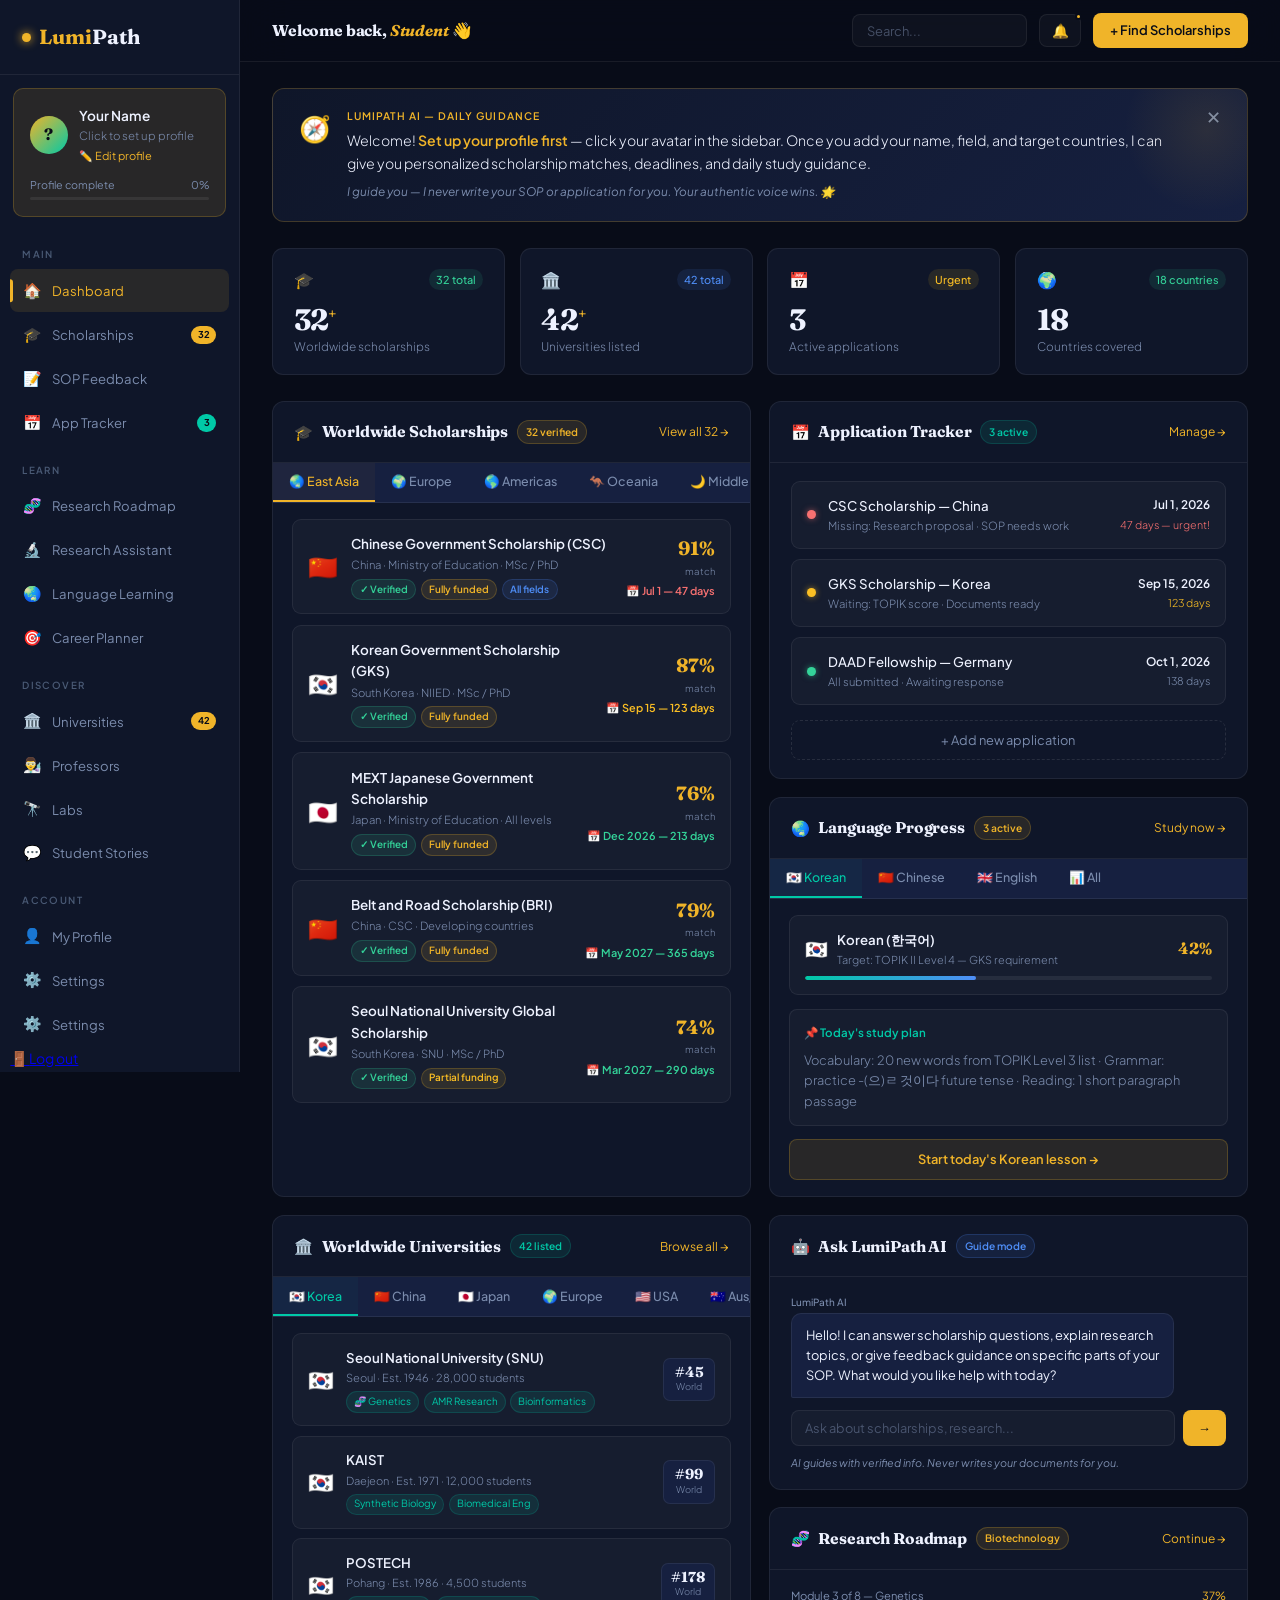
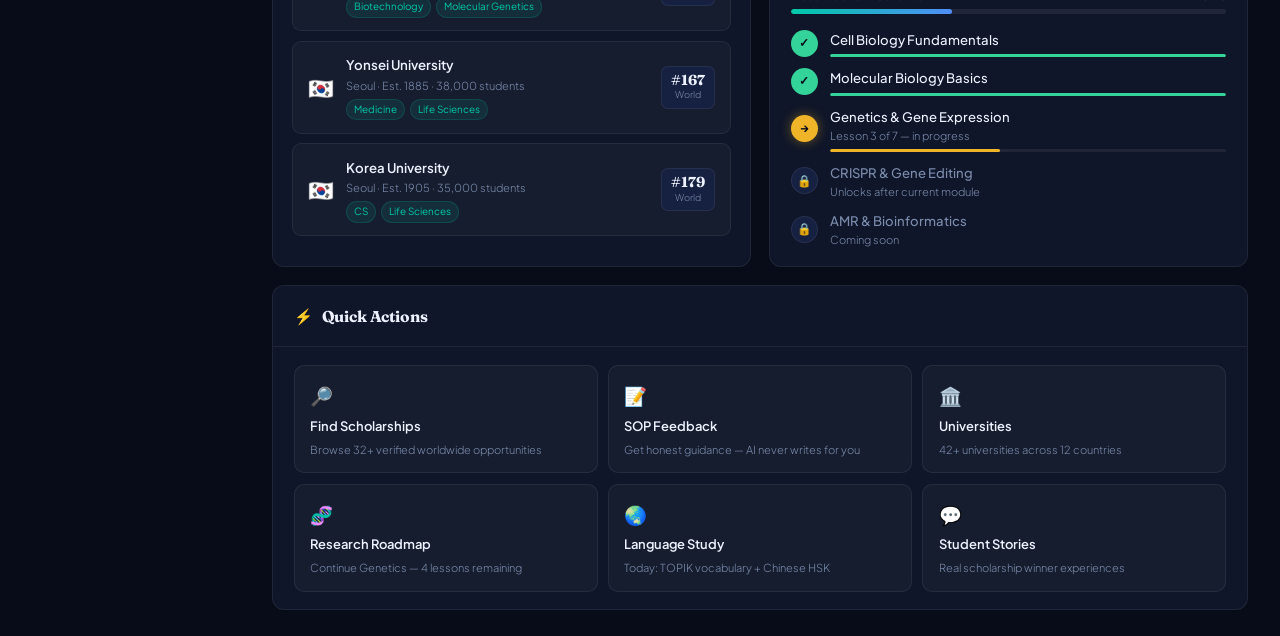
<file: dashboard.html>
<!DOCTYPE html>
<html lang="en">
<head>
<meta charset="UTF-8"/>
<meta name="viewport" content="width=device-width, initial-scale=1.0"/>
<title>LumiPath — Dashboard</title>
<script src="https://vufkaziitvgkzjwcfndt.supabase.co"></script>
<script>
  const SUPABASE_URL = 'https://vufkaziitvgkzjwcfndt.supabase.co';
  const SUPABASE_KEY = 'eyJhbGciOiJIUzI1NiIsInR5cCI6IkpXVCJ9.eyJpc3MiOiJzdXBhYmFzZSIsInJlZiI6InZ1ZmthemlpdHZna3pqd2NmbmR0Iiwicm9sZSI6ImFub24iLCJpYXQiOjE3NzkyMTI1OTEsImV4cCI6MjA5NDc4ODU5MX0.A2WD6F0VTTAz0QjRc13qhA9AKCIN7Z4a4Mm5ILbPpJU';
  const supabase = window.supabase.createClient(SUPABASE_URL, SUPABASE_KEY);
</script>
<link href="https://fonts.googleapis.com/css2?family=Fraunces:ital,wght@0,400;0,600;0,700;0,900;1,400;1,700&family=Plus+Jakarta+Sans:wght@300;400;500;600&display=swap" rel="stylesheet"/>
<style>
:root{
  --bg:#080c18;--bg2:#0f1629;--bg3:#162040;
  --gold:#f0b429;--gold-dim:rgba(240,180,41,0.11);--gold-bdr:rgba(240,180,41,0.22);
  --teal:#00c9a7;--teal-dim:rgba(0,201,167,0.1);--teal-bdr:rgba(0,201,167,0.18);
  --blue:#4f8ef7;--blue-dim:rgba(79,142,247,0.1);--blue-bdr:rgba(79,142,247,0.2);
  --purple:#a78bfa;--purple-dim:rgba(167,139,250,0.1);
  --text:#eef2ff;--muted:#7b8cad;--muted2:#4a5a75;
  --border:rgba(255,255,255,0.07);--card:rgba(255,255,255,0.03);
  --success:#34d399;--danger:#f87171;--warning:#fbbf24;
  --sidebar:240px;
}
*,*::before,*::after{box-sizing:border-box;margin:0;padding:0;}
body{font-family:'Plus Jakarta Sans',sans-serif;background:var(--bg);color:var(--text);min-height:100vh;display:flex;line-height:1.6;font-size:14px;}

/* ══ SIDEBAR ══ */
.sidebar{width:var(--sidebar);min-height:100vh;background:var(--bg2);border-right:1px solid var(--border);display:flex;flex-direction:column;position:fixed;top:0;left:0;z-index:100;overflow-y:auto;}
.sidebar::-webkit-scrollbar{width:0;}
.sb-logo{display:flex;align-items:center;gap:0.5rem;padding:1.3rem 1.4rem;border-bottom:1px solid var(--border);text-decoration:none;}
.sb-dot{width:9px;height:9px;background:var(--gold);border-radius:50%;box-shadow:0 0 10px var(--gold);animation:glow 2.5s ease-in-out infinite;flex-shrink:0;}
@keyframes glow{0%,100%{box-shadow:0 0 6px var(--gold);}50%{box-shadow:0 0 18px var(--gold),0 0 32px rgba(240,180,41,0.5);}}
.sb-logo-text{font-family:'Fraunces',serif;font-size:1.28rem;font-weight:700;}
.sl{color:var(--gold);}.sp{color:var(--text);}

/* Profile card in sidebar */
.sb-profile{margin:0.8rem;border-radius:10px;background:var(--gold-dim);border:1px solid var(--gold-bdr);padding:1rem;}
.sb-profile-top{display:flex;align-items:center;gap:0.7rem;margin-bottom:0.7rem;}
.sb-av{width:38px;height:38px;border-radius:50%;background:linear-gradient(135deg,var(--gold),var(--teal));display:flex;align-items:center;justify-content:center;font-family:'Fraunces',serif;font-size:1rem;font-weight:700;color:#080c18;flex-shrink:0;cursor:pointer;transition:transform 0.2s;}
.sb-av:hover{transform:scale(1.08);}
.sb-name{font-size:0.85rem;font-weight:600;color:var(--text);}
.sb-role{font-size:0.71rem;color:var(--muted);font-weight:300;}
.sb-edit{font-size:0.69rem;color:var(--gold);cursor:pointer;margin-top:0.15rem;}
.sb-edit:hover{text-decoration:underline;}
.sb-prog-label{font-size:0.67rem;color:var(--muted);display:flex;justify-content:space-between;margin-bottom:0.22rem;}
.sb-prog-track{height:3px;background:var(--border);border-radius:2px;overflow:hidden;}
.sb-prog-fill{height:100%;background:linear-gradient(90deg,var(--gold),var(--teal));border-radius:2px;transition:width 0.5s ease;}

.sb-sec{font-size:0.61rem;font-weight:600;letter-spacing:0.14em;text-transform:uppercase;color:var(--muted2);padding:1.1rem 1.4rem 0.38rem;}
.sb-nav{list-style:none;padding:0 0.65rem;}
.sb-nav li{margin-bottom:1px;}
.sb-a{display:flex;align-items:center;gap:0.72rem;padding:0.6rem 0.78rem;border-radius:8px;text-decoration:none;color:var(--muted);font-size:0.82rem;transition:all 0.18s;position:relative;}
.sb-a:hover{background:rgba(255,255,255,0.04);color:var(--text);}
.sb-a.act{background:var(--gold-dim);color:var(--gold);}
.sb-a.act::before{content:'';position:absolute;left:0;top:50%;transform:translateY(-50%);width:3px;height:55%;background:var(--gold);border-radius:0 3px 3px 0;}
.sb-ic{font-size:0.93rem;width:18px;text-align:center;flex-shrink:0;}
.sb-badge{margin-left:auto;background:var(--gold);color:#080c18;font-size:0.59rem;font-weight:700;padding:0.09rem 0.4rem;border-radius:100px;}
.sb-badge.teal{background:var(--teal);}

/* ══ MAIN ══ */
.main{margin-left:var(--sidebar);flex:1;display:flex;flex-direction:column;min-height:100vh;}

/* TOPBAR */
.topbar{position:sticky;top:0;z-index:90;background:rgba(8,12,24,0.96);backdrop-filter:blur(24px);border-bottom:1px solid var(--border);display:flex;align-items:center;justify-content:space-between;padding:0.8rem 2rem;}
.tb-greet{font-family:'Fraunces',serif;font-size:0.98rem;font-weight:700;letter-spacing:-0.01em;}
.tb-greet span{color:var(--gold);font-style:italic;}
.tb-date{font-size:0.7rem;color:var(--muted);font-weight:300;margin-top:0.02rem;}
.tb-right{display:flex;align-items:center;gap:0.75rem;}
.tb-search{background:var(--card);border:1px solid var(--border);border-radius:8px;color:var(--text);font-family:'Plus Jakarta Sans',sans-serif;font-size:0.81rem;padding:0.46rem 0.88rem;outline:none;transition:all 0.2s;width:175px;}
.tb-search::placeholder{color:rgba(123,140,173,0.5);}
.tb-search:focus{border-color:var(--gold-bdr);width:210px;}
.tb-icon{background:var(--card);border:1px solid var(--border);color:var(--muted);padding:0.46rem 0.72rem;border-radius:8px;font-size:0.85rem;cursor:pointer;transition:all 0.2s;position:relative;}
.tb-icon:hover{color:var(--text);}
.notif-dot{position:absolute;top:-2px;right:-2px;width:7px;height:7px;background:var(--gold);border-radius:50%;border:2px solid var(--bg);}
.tb-gold{background:var(--gold);color:#080c18;border:none;border-radius:8px;padding:0.46rem 1.05rem;font-family:'Plus Jakarta Sans',sans-serif;font-size:0.81rem;font-weight:600;cursor:pointer;transition:all 0.2s;text-decoration:none;display:inline-block;}
.tb-gold:hover{opacity:0.88;transform:translateY(-1px);}

/* ══ CONTENT ══ */
.content{padding:1.6rem 2rem;flex:1;}

/* AI BANNER */
.ai-banner{background:linear-gradient(135deg,var(--bg2),var(--bg3));border:1px solid var(--gold-bdr);border-radius:12px;padding:1.2rem 1.6rem;display:flex;align-items:flex-start;gap:1rem;margin-bottom:1.6rem;position:relative;overflow:hidden;}
.ai-banner::after{content:'';position:absolute;top:-50px;right:-50px;width:180px;height:180px;background:radial-gradient(circle,rgba(240,180,41,0.1) 0%,transparent 65%);pointer-events:none;}
.ai-banner-icon{font-size:1.6rem;flex-shrink:0;}
.ai-body{flex:1;position:relative;}
.ai-label{font-size:0.65rem;font-weight:600;letter-spacing:0.1em;text-transform:uppercase;color:var(--gold);margin-bottom:0.28rem;}
.ai-msg{font-size:0.88rem;color:var(--text);line-height:1.65;font-weight:300;}
.ai-msg strong{color:var(--gold);font-weight:600;}
.ai-note{margin-top:0.5rem;font-size:0.74rem;color:var(--muted);font-style:italic;}
.ai-close{background:transparent;border:none;color:var(--muted);font-size:1.1rem;cursor:pointer;transition:color 0.2s;flex-shrink:0;}
.ai-close:hover{color:var(--text);}

/* STATS */
.stats-row{display:grid;grid-template-columns:repeat(4,1fr);gap:0.9rem;margin-bottom:1.6rem;}
.stat{background:var(--bg2);border:1px solid var(--border);border-radius:11px;padding:1.1rem 1.3rem;transition:border-color 0.2s;position:relative;overflow:hidden;}
.stat::before{content:'';position:absolute;top:0;left:0;right:0;height:2px;background:transparent;transition:background 0.2s;}
.stat:hover{border-color:var(--gold-bdr);}
.stat:hover::before{background:linear-gradient(90deg,var(--gold),var(--teal));}
.stat-top{display:flex;align-items:center;justify-content:space-between;margin-bottom:0.8rem;}
.stat-ico{font-size:1rem;}
.stat-chip{font-size:0.68rem;font-weight:500;padding:0.13rem 0.45rem;border-radius:100px;}
.chip-up{background:rgba(52,211,153,0.1);color:var(--success);}
.chip-warn{background:rgba(251,191,36,0.1);color:var(--warning);}
.chip-info{background:var(--blue-dim);color:var(--blue);}
.stat-val{font-family:'Fraunces',serif;font-size:1.85rem;font-weight:700;letter-spacing:-0.03em;line-height:1;margin-bottom:0.18rem;}
.stat-val sup{color:var(--gold);font-size:0.95rem;}
.stat-lbl{font-size:0.74rem;color:var(--muted);font-weight:300;}

/* GRID LAYOUTS */
.grid-2{display:grid;grid-template-columns:1fr 1fr;gap:1.1rem;margin-bottom:1.1rem;}
.grid-3{display:grid;grid-template-columns:1fr 1fr 1fr;gap:1.1rem;margin-bottom:1.1rem;}
.col-span-2{grid-column:span 2;}

/* CARD */
.card{background:var(--bg2);border:1px solid var(--border);border-radius:12px;overflow:hidden;}
.card-head{display:flex;align-items:center;justify-content:space-between;padding:1.1rem 1.3rem;border-bottom:1px solid var(--border);}
.ch-left{display:flex;align-items:center;gap:0.55rem;}
.ch-icon{font-size:0.95rem;}
.ch-title{font-family:'Fraunces',serif;font-size:0.98rem;font-weight:700;letter-spacing:-0.01em;}
.ch-badge{font-size:0.64rem;font-weight:600;padding:0.16rem 0.5rem;border-radius:100px;background:var(--gold-dim);color:var(--gold);border:1px solid var(--gold-bdr);}
.ch-badge.teal{background:var(--teal-dim);color:var(--teal);border-color:var(--teal-bdr);}
.ch-badge.blue{background:var(--blue-dim);color:var(--blue);border-color:var(--blue-bdr);}
.ch-link{font-size:0.75rem;color:var(--gold);text-decoration:none;transition:opacity 0.2s;}
.ch-link:hover{opacity:0.72;}
.card-body{padding:1.1rem 1.3rem;}

/* ══ TABS ══ */
.tabs{display:flex;background:var(--bg3);border-bottom:1px solid var(--border);overflow-x:auto;}
.tabs::-webkit-scrollbar{height:0;}
.tab-btn{background:transparent;border:none;border-bottom:2px solid transparent;color:var(--muted);font-family:'Plus Jakarta Sans',sans-serif;font-size:0.78rem;font-weight:500;padding:0.65rem 1rem;cursor:pointer;transition:all 0.2s;white-space:nowrap;flex-shrink:0;}
.tab-btn:hover{color:var(--text);}
.tab-btn.active{color:var(--gold);border-bottom-color:var(--gold);background:rgba(240,180,41,0.04);}
.tab-btn.active.teal-tab{color:var(--teal);border-bottom-color:var(--teal);background:rgba(0,201,167,0.04);}

/* TAB PANELS */
.tab-panel{display:none;padding:1rem 1.2rem;animation:fadeIn 0.25s ease;}
.tab-panel.active{display:block;}
@keyframes fadeIn{from{opacity:0;transform:translateY(6px);}to{opacity:1;transform:translateY(0);}}

/* ══ SCHOLARSHIP ITEMS ══ */
.schol-list{display:flex;flex-direction:column;gap:0.65rem;}
.schol-item{display:flex;align-items:center;gap:0.82rem;background:var(--card);border:1px solid var(--border);border-radius:9px;padding:0.82rem 0.95rem;transition:all 0.2s;cursor:pointer;}
.schol-item:hover{border-color:var(--gold-bdr);background:var(--gold-dim);}
.si-flag{font-size:1.5rem;flex-shrink:0;}
.si-body{flex:1;}
.si-name{font-size:0.84rem;font-weight:600;color:var(--text);margin-bottom:0.1rem;}
.si-meta{font-size:0.7rem;color:var(--muted);font-weight:300;margin-bottom:0.3rem;}
.si-tags{display:flex;gap:0.28rem;flex-wrap:wrap;}
.si-tag{font-size:0.62rem;font-weight:600;padding:0.12rem 0.46rem;border-radius:100px;}
.tag-v{background:rgba(52,211,153,0.1);color:var(--success);border:1px solid rgba(52,211,153,0.2);}
.tag-f{background:var(--gold-dim);color:var(--gold);border:1px solid var(--gold-bdr);}
.tag-p{background:rgba(251,191,36,0.1);color:var(--warning);border:1px solid rgba(251,191,36,0.2);}
.tag-h{background:var(--purple-dim);color:var(--purple);border:1px solid rgba(167,139,250,0.2);}
.tag-b{background:var(--blue-dim);color:var(--blue);border:1px solid var(--blue-bdr);}
.si-right{flex-shrink:0;text-align:right;}
.si-match{font-family:'Fraunces',serif;font-size:1.2rem;font-weight:700;color:var(--gold);}
.si-match-lbl{font-size:0.6rem;color:var(--muted);font-weight:300;}
.si-dl{font-size:0.68rem;color:var(--muted);margin-top:0.18rem;white-space:nowrap;}
.dl-u{color:var(--danger);font-weight:600;}
.dl-s{color:var(--warning);font-weight:600;}
.dl-ok{color:var(--success);font-weight:600;}

/* hidden gem note */
.hidden-note{background:rgba(167,139,250,0.07);border:1px solid rgba(167,139,250,0.2);border-radius:8px;padding:0.65rem 0.85rem;margin-bottom:0.85rem;font-size:0.75rem;color:var(--purple);line-height:1.5;}
.hidden-note strong{color:#fff;}

/* ══ UNIVERSITY ITEMS ══ */
.uni-list{display:flex;flex-direction:column;gap:0.6rem;}
.uni-item{display:flex;align-items:center;gap:0.78rem;background:var(--card);border:1px solid var(--border);border-radius:9px;padding:0.78rem 0.92rem;transition:all 0.2s;cursor:pointer;}
.uni-item:hover{border-color:var(--teal-bdr);background:var(--teal-dim);}
.ui-flag{font-size:1.3rem;flex-shrink:0;}
.ui-body{flex:1;}
.ui-name{font-size:0.83rem;font-weight:600;color:var(--text);margin-bottom:0.08rem;}
.ui-loc{font-size:0.69rem;color:var(--muted);font-weight:300;margin-bottom:0.28rem;}
.ui-tags{display:flex;gap:0.28rem;flex-wrap:wrap;}
.ui-tag{font-size:0.62rem;padding:0.11rem 0.44rem;border-radius:100px;background:var(--teal-dim);color:var(--teal);border:1px solid var(--teal-bdr);}
.ui-rank{flex-shrink:0;text-align:center;background:var(--bg3);border:1px solid var(--border);border-radius:7px;padding:0.38rem 0.58rem;min-width:52px;}
.ui-rank-num{font-family:'Fraunces',serif;font-size:0.9rem;font-weight:700;color:var(--text);line-height:1;}
.ui-rank-lbl{font-size:0.58rem;color:var(--muted);font-weight:300;}

/* ══ TRACKER ══ */
.track-list{display:flex;flex-direction:column;gap:0.62rem;}
.track-item{display:flex;align-items:center;gap:0.78rem;background:var(--card);border:1px solid var(--border);border-radius:9px;padding:0.82rem 0.95rem;transition:border-color 0.2s;}
.track-item:hover{border-color:rgba(255,255,255,0.12);}
.ts{width:9px;height:9px;border-radius:50%;flex-shrink:0;}
.ts-r{background:var(--danger);box-shadow:0 0 6px rgba(248,113,113,0.6);}
.ts-y{background:var(--warning);box-shadow:0 0 6px rgba(251,191,36,0.6);}
.ts-g{background:var(--success);box-shadow:0 0 6px rgba(52,211,153,0.6);}
.tr-body{flex:1;}
.tr-name{font-size:0.83rem;font-weight:500;color:var(--text);}
.tr-meta{font-size:0.7rem;color:var(--muted);font-weight:300;margin-top:0.06rem;}
.tr-right{text-align:right;flex-shrink:0;}
.tr-dl{font-size:0.74rem;font-weight:600;color:var(--text);}
.tr-days{font-size:0.67rem;color:var(--muted);font-weight:300;margin-top:0.04rem;}
.tr-days.urg{color:var(--danger);}
.tr-days.soon{color:var(--warning);}
.add-btn{display:flex;align-items:center;justify-content:center;gap:0.5rem;border:1px dashed rgba(255,255,255,0.1);border-radius:9px;padding:0.7rem;cursor:pointer;font-size:0.8rem;color:var(--muted);background:transparent;width:100%;font-family:'Plus Jakarta Sans',sans-serif;transition:all 0.2s;margin-top:0.3rem;}
.add-btn:hover{border-color:var(--gold-bdr);color:var(--gold);}

/* ══ LANGUAGE PROGRESS ══ */
.lang-list{display:flex;flex-direction:column;gap:0.72rem;}
.lang-item{background:var(--card);border:1px solid var(--border);border-radius:9px;padding:0.85rem 0.95rem;transition:border-color 0.2s;}
.lang-item:hover{border-color:var(--gold-bdr);}
.li-top{display:flex;align-items:center;justify-content:space-between;margin-bottom:0.5rem;}
.li-left{display:flex;align-items:center;gap:0.55rem;}
.li-flag{font-size:1.15rem;}
.li-name{font-size:0.83rem;font-weight:600;color:var(--text);}
.li-test{font-size:0.68rem;color:var(--muted);font-weight:300;}
.li-pct{font-family:'Fraunces',serif;font-size:1rem;font-weight:700;color:var(--gold);}
.li-bar{height:4px;background:var(--border);border-radius:2px;overflow:hidden;}
.lb-ko{background:linear-gradient(90deg,var(--teal),var(--blue));}
.lb-zh{background:linear-gradient(90deg,var(--gold),#f97316);}
.lb-en{background:linear-gradient(90deg,var(--blue),var(--purple));}
.lang-study-btn{margin-top:0.8rem;width:100%;background:var(--gold-dim);border:1px solid var(--gold-bdr);color:var(--gold);border-radius:8px;padding:0.6rem;font-family:'Plus Jakarta Sans',sans-serif;font-size:0.8rem;font-weight:600;cursor:pointer;transition:all 0.2s;text-decoration:none;display:block;text-align:center;}
.lang-study-btn:hover{background:var(--gold);color:#080c18;}

/* ══ ROADMAP ══ */
.rm-list{display:flex;flex-direction:column;gap:0.62rem;}
.rm-item{display:flex;align-items:center;gap:0.75rem;}
.rm-circle{width:27px;height:27px;border-radius:50%;display:flex;align-items:center;justify-content:center;font-size:0.73rem;font-weight:700;flex-shrink:0;}
.rc-done{background:var(--success);color:#080c18;}
.rc-active{background:var(--gold);color:#080c18;box-shadow:0 0 12px rgba(240,180,41,0.4);}
.rc-locked{background:var(--bg3);border:1px solid var(--border);color:var(--muted);}
.rm-body{flex:1;}
.rm-title{font-size:0.82rem;font-weight:500;color:var(--text);}
.rm-sub{font-size:0.69rem;color:var(--muted);font-weight:300;}
.rm-bar{height:3px;background:var(--border);border-radius:2px;overflow:hidden;margin-top:0.28rem;}
.rb-done{background:var(--success);}
.rb-active{background:var(--gold);}

/* ══ CHAT ══ */
.chat-messages{display:flex;flex-direction:column;gap:0.65rem;max-height:200px;overflow-y:auto;margin-bottom:0.75rem;}
.chat-messages::-webkit-scrollbar{width:3px;}
.chat-messages::-webkit-scrollbar-thumb{background:var(--border);border-radius:2px;}
.msg{max-width:88%;padding:0.68rem 0.88rem;border-radius:10px;font-size:0.8rem;line-height:1.6;}
.msg-ai{background:var(--bg3);border:1px solid var(--border);color:var(--text);align-self:flex-start;border-bottom-left-radius:2px;}
.msg-user{background:var(--gold-dim);border:1px solid var(--gold-bdr);color:var(--gold);align-self:flex-end;border-bottom-right-radius:2px;}
.msg-label{font-size:0.62rem;color:var(--muted);margin-bottom:0.12rem;font-weight:500;}
.chat-row{display:flex;gap:0.48rem;}
.chat-inp{flex:1;background:var(--card);border:1px solid var(--border);border-radius:8px;color:var(--text);font-family:'Plus Jakarta Sans',sans-serif;font-size:0.8rem;padding:0.58rem 0.82rem;outline:none;transition:all 0.2s;}
.chat-inp::placeholder{color:rgba(123,140,173,0.5);}
.chat-inp:focus{border-color:var(--gold-bdr);box-shadow:0 0 0 3px var(--gold-dim);}
.chat-send{background:var(--gold);color:#080c18;border:none;border-radius:8px;padding:0.58rem 0.95rem;font-size:0.8rem;font-weight:600;cursor:pointer;transition:all 0.2s;}
.chat-send:hover{opacity:0.88;}
.chat-note{font-size:0.67rem;color:var(--muted);margin-top:0.48rem;font-style:italic;}

/* ══ QUICK ACTIONS ══ */
.qa-grid{display:grid;grid-template-columns:repeat(3,1fr);gap:0.65rem;}
.qa{background:var(--card);border:1px solid var(--border);border-radius:10px;padding:0.95rem;display:flex;flex-direction:column;align-items:flex-start;gap:0.32rem;cursor:pointer;transition:all 0.2s;text-decoration:none;}
.qa:hover{border-color:var(--gold-bdr);background:var(--gold-dim);}
.qa-ico{font-size:1.15rem;}
.qa-lbl{font-size:0.81rem;font-weight:600;color:var(--text);}
.qa-sub{font-size:0.69rem;color:var(--muted);font-weight:300;line-height:1.4;}

/* ══ PROFILE MODAL ══ */
.overlay{position:fixed;inset:0;background:rgba(0,0,0,0.72);backdrop-filter:blur(4px);z-index:500;display:none;align-items:center;justify-content:center;padding:1rem;}
.overlay.open{display:flex;}
.modal{background:var(--bg2);border:1px solid var(--border);border-radius:16px;padding:2rem;width:100%;max-width:470px;position:relative;animation:popIn 0.3s ease;}
@keyframes popIn{from{transform:scale(0.95);opacity:0;}to{transform:scale(1);opacity:1;}}
.modal-title{font-family:'Fraunces',serif;font-size:1.3rem;font-weight:700;margin-bottom:0.28rem;}
.modal-title em{color:var(--gold);font-style:italic;}
.modal-sub{font-size:0.82rem;color:var(--muted);font-weight:300;margin-bottom:1.4rem;line-height:1.6;}
.m-row{display:grid;grid-template-columns:1fr 1fr;gap:0.72rem;}
.m-field{margin-bottom:0.92rem;}
.m-label{display:block;font-size:0.75rem;font-weight:500;color:var(--muted);margin-bottom:0.36rem;}
.m-input{width:100%;background:rgba(255,255,255,0.04);border:1px solid var(--border);border-radius:8px;color:var(--text);font-family:'Plus Jakarta Sans',sans-serif;font-size:0.87rem;padding:0.66rem 0.92rem;outline:none;transition:all 0.2s;}
.m-input::placeholder{color:rgba(123,140,173,0.5);}
.m-input:focus{border-color:var(--gold-bdr);box-shadow:0 0 0 3px var(--gold-dim);}
.m-actions{display:flex;gap:0.65rem;margin-top:1.3rem;}
.btn-save{flex:1;background:var(--gold);color:#080c18;border:none;border-radius:8px;padding:0.72rem;font-family:'Plus Jakarta Sans',sans-serif;font-size:0.88rem;font-weight:600;cursor:pointer;transition:all 0.2s;}
.btn-save:hover{opacity:0.88;}
.btn-cancel{background:transparent;border:1px solid var(--border);color:var(--muted);border-radius:8px;padding:0.72rem 1.1rem;font-family:'Plus Jakarta Sans',sans-serif;font-size:0.85rem;cursor:pointer;transition:all 0.2s;}
.btn-cancel:hover{color:var(--text);}
.modal-x{position:absolute;top:1.1rem;right:1.1rem;background:transparent;border:none;color:var(--muted);font-size:1.15rem;cursor:pointer;transition:color 0.2s;}
.modal-x:hover{color:var(--text);}

@media(max-width:1200px){.stats-row{grid-template-columns:1fr 1fr 1fr 1fr;}.grid-3{grid-template-columns:1fr 1fr;}.qa-grid{grid-template-columns:1fr 1fr;}}
@media(max-width:1000px){.grid-2,.grid-3{grid-template-columns:1fr;}.col-span-2{grid-column:span 1;}.stats-row{grid-template-columns:1fr 1fr;}}
@media(max-width:768px){.sidebar{display:none;}.main{margin-left:0;}.content{padding:1rem;}.stats-row{grid-template-columns:1fr 1fr;}.qa-grid{grid-template-columns:1fr 1fr;}}
@media(max-width:500px){.stats-row{grid-template-columns:1fr;}.qa-grid{grid-template-columns:1fr;}}
</style>
</head>
<body>

<!-- PROFILE MODAL -->
<div class="overlay" id="overlay">
  <div class="modal">
    <button class="modal-x" onclick="closeModal()">✕</button>
    <div class="modal-title">Your <em>Profile</em></div>
    <p class="modal-sub">Fill in your details. LumiPath will personalize scholarships, universities, and guidance specifically for you.</p>
    <div class="m-row">
      <div class="m-field">
        <label class="m-label">Your first name ✱</label>
        <input class="m-input" type="text" id="m-name" placeholder="e.g. Sarah"/>
      </div>
      <div class="m-field">
        <label class="m-label">Field of study ✱</label>
        <input class="m-input" type="text" id="m-field" placeholder="e.g. Biotechnology"/>
      </div>
    </div>
    <div class="m-row">
      <div class="m-field">
        <label class="m-label">Degree level</label>
        <select class="m-input" id="m-degree">
          <option>Bachelor's</option>
          <option selected>Master's (MSc)</option>
          <option>PhD / Doctoral</option>
          <option>Postdoc</option>
        </select>
      </div>
      <div class="m-field">
        <label class="m-label">Your country</label>
        <input class="m-input" type="text" id="m-country" placeholder="e.g. India"/>
      </div>
    </div>
    <div class="m-field">
      <label class="m-label">Target scholarship countries</label>
      <input class="m-input" type="text" id="m-target" placeholder="e.g. South Korea, China, Germany"/>
    </div>
    <div class="m-actions">
      <button class="btn-save" onclick="saveProfile()">Save my profile →</button>
      <button class="btn-cancel" onclick="closeModal()">Cancel</button>
    </div>
  </div>
</div>

<!-- SIDEBAR -->
<aside class="sidebar">
  <a href="index.html" class="sb-logo">
    <span class="sb-dot"></span>
    <span class="sb-logo-text"><span class="sl">Lumi</span><span class="sp">Path</span></span>
  </a>

  <div class="sb-profile">
    <div class="sb-profile-top">
      <div class="sb-av" onclick="openModal()" title="Click to edit profile" id="sb-avatar">?</div>
      <div>
        <div class="sb-name" id="sb-name">Your Name</div>
        <div class="sb-role" id="sb-role">Click to set up profile</div>
        <div class="sb-edit" onclick="openModal()">✏️ Edit profile</div>
      </div>
    </div>
    <div class="sb-prog-label">
      <span>Profile complete</span>
      <span id="sb-pct">0%</span>
    </div>
    <div class="sb-prog-track">
      <div class="sb-prog-fill" id="sb-fill" style="width:0%"></div>
    </div>
  </div>

  <div class="sb-sec">Main</div>
  <ul class="sb-nav">
    <li><a href="dashboard.html" class="sb-a act"><span class="sb-ic">🏠</span>Dashboard</a></li>
    <li><a href="scholarships.html" class="sb-a"><span class="sb-ic">🎓</span>Scholarships<span class="sb-badge">32</span></a></li>
    <li><a href="sop.html" class="sb-a"><span class="sb-ic">📝</span>SOP Feedback</a></li>
    <li><a href="tracker.html" class="sb-a"><span class="sb-ic">📅</span>App Tracker<span class="sb-badge teal">3</span></a></li>
  </ul>
  <div class="sb-sec">Learn</div>
  <ul class="sb-nav">
    <li><a href="research.html" class="sb-a"><span class="sb-ic">🧬</span>Research Roadmap</a></li>
    <li><a href="#" class="sb-a"><span class="sb-ic">🔬</span>Research Assistant</a></li>
    <li><a href="language.html" class="sb-a"><span class="sb-ic">🌏</span>Language Learning</a></li>
    <li><a href="#" class="sb-a"><span class="sb-ic">🎯</span>Career Planner</a></li>
  </ul>
  <div class="sb-sec">Discover</div>
  <ul class="sb-nav">
    <li><a href="universities.html" class="sb-a"><span class="sb-ic">🏛️</span>Universities<span class="sb-badge">42</span></a></li>
    <li><a href="professors.html" class="sb-a"><span class="sb-ic">👨‍🔬</span>Professors</a></li>
    <li><a href="#" class="sb-a"><span class="sb-ic">🔭</span>Labs</a></li>
    <li><a href="experiences.html" class="sb-a"><span class="sb-ic">💬</span>Student Stories</a></li>
  </ul>
  <div class="sb-sec">Account</div>
  <ul class="sb-nav">
    <li><a href="#" class="sb-a" onclick="openModal();return false;"><span class="sb-ic">👤</span>My Profile</a></li>
    <li><a href="#" class="sb-a"><span class="sb-ic">⚙️</span>Settings</a></li>
    <li><a href="#" class="sb-a"><span class="sb-ic">⚙️</span>Settings</a></li>
    <li><a href="login.html" class="signout();returnfalse;"><span class="sb-ic">🚪</span>Log out</a></li>
  </ul>
</aside>

<!-- MAIN -->
<div class="main">
  <div class="topbar">
    <div>
      <div class="tb-greet">Welcome back, <span id="greet-name">Student</span> 👋</div>
      <div class="tb-date" id="tb-date"></div>
    </div>
    <div class="tb-right">
      <input class="tb-search" type="text" placeholder="Search..."/>
      <button class="tb-icon">🔔<span class="notif-dot"></span></button>
      <a href="scholarships.html" class="tb-gold">+ Find Scholarships</a>
    </div>
  </div>

  <div class="content">

    <!-- AI BANNER -->
    <div class="ai-banner" id="ai-banner">
      <span class="ai-banner-icon">🧭</span>
      <div class="ai-body">
        <div class="ai-label">LumiPath AI — Daily Guidance</div>
        <div class="ai-msg" id="ai-msg">
          Welcome! <strong>Set up your profile first</strong> — click your avatar in the sidebar. Once you add your name, field, and target countries, I can give you personalized scholarship matches, deadlines, and daily study guidance.
        </div>
        <div class="ai-note">I guide you — I never write your SOP or application for you. Your authentic voice wins. 🌟</div>
      </div>
      <button class="ai-close" onclick="this.closest('.ai-banner').style.display='none'">✕</button>
    </div>

    <!-- STATS -->
    <div class="stats-row">
      <div class="stat">
        <div class="stat-top"><span class="stat-ico">🎓</span><span class="stat-chip chip-up">32 total</span></div>
        <div class="stat-val">32<sup>+</sup></div>
        <div class="stat-lbl">Worldwide scholarships</div>
      </div>
      <div class="stat">
        <div class="stat-top"><span class="stat-ico">🏛️</span><span class="stat-chip chip-info">42 total</span></div>
        <div class="stat-val">42<sup>+</sup></div>
        <div class="stat-lbl">Universities listed</div>
      </div>
      <div class="stat">
        <div class="stat-top"><span class="stat-ico">📅</span><span class="stat-chip chip-warn">Urgent</span></div>
        <div class="stat-val">3</div>
        <div class="stat-lbl">Active applications</div>
      </div>
      <div class="stat">
        <div class="stat-top"><span class="stat-ico">🌍</span><span class="stat-chip chip-up">18 countries</span></div>
        <div class="stat-val">18</div>
        <div class="stat-lbl">Countries covered</div>
      </div>
    </div>

    <!-- ROW 1: SCHOLARSHIPS + TRACKER -->
    <div class="grid-2">

      <!-- WORLDWIDE SCHOLARSHIPS WITH TABS -->
      <div class="card">
        <div class="card-head">
          <div class="ch-left">
            <span class="ch-icon">🎓</span>
            <span class="ch-title">Worldwide Scholarships</span>
            <span class="ch-badge">32 verified</span>
          </div>
          <a href="scholarships.html" class="ch-link">View all 32 →</a>
        </div>

        <!-- SCHOLARSHIP TABS -->
        <div class="tabs" id="schol-tabs">
          <button class="tab-btn active" onclick="switchTab('schol','east-asia',this)">🌏 East Asia</button>
          <button class="tab-btn" onclick="switchTab('schol','europe',this)">🌍 Europe</button>
          <button class="tab-btn" onclick="switchTab('schol','americas',this)">🌎 Americas</button>
          <button class="tab-btn" onclick="switchTab('schol','oceania',this)">🦘 Oceania</button>
          <button class="tab-btn" onclick="switchTab('schol','middle-east',this)">🌙 Middle East</button>
          <button class="tab-btn" onclick="switchTab('schol','hidden',this)">💎 Hidden Gems</button>
        </div>

        <!-- EAST ASIA -->
        <div class="tab-panel active" id="schol-east-asia">
          <div class="schol-list">
            <div class="schol-item"><span class="si-flag">🇨🇳</span><div class="si-body"><div class="si-name">Chinese Government Scholarship (CSC)</div><div class="si-meta">China · Ministry of Education · MSc / PhD</div><div class="si-tags"><span class="si-tag tag-v">✓ Verified</span><span class="si-tag tag-f">Fully funded</span><span class="si-tag tag-b">All fields</span></div></div><div class="si-right"><div class="si-match">91%</div><div class="si-match-lbl">match</div><div class="si-dl">📅 <span class="dl-u">Jul 1 — 47 days</span></div></div></div>
            <div class="schol-item"><span class="si-flag">🇰🇷</span><div class="si-body"><div class="si-name">Korean Government Scholarship (GKS)</div><div class="si-meta">South Korea · NIIED · MSc / PhD</div><div class="si-tags"><span class="si-tag tag-v">✓ Verified</span><span class="si-tag tag-f">Fully funded</span></div></div><div class="si-right"><div class="si-match">87%</div><div class="si-match-lbl">match</div><div class="si-dl">📅 <span class="dl-s">Sep 15 — 123 days</span></div></div></div>
            <div class="schol-item"><span class="si-flag">🇯🇵</span><div class="si-body"><div class="si-name">MEXT Japanese Government Scholarship</div><div class="si-meta">Japan · Ministry of Education · All levels</div><div class="si-tags"><span class="si-tag tag-v">✓ Verified</span><span class="si-tag tag-f">Fully funded</span></div></div><div class="si-right"><div class="si-match">76%</div><div class="si-match-lbl">match</div><div class="si-dl">📅 <span class="dl-ok">Dec 2026 — 213 days</span></div></div></div>
            <div class="schol-item"><span class="si-flag">🇨🇳</span><div class="si-body"><div class="si-name">Belt and Road Scholarship (BRI)</div><div class="si-meta">China · CSC · Developing countries</div><div class="si-tags"><span class="si-tag tag-v">✓ Verified</span><span class="si-tag tag-f">Fully funded</span></div></div><div class="si-right"><div class="si-match">79%</div><div class="si-match-lbl">match</div><div class="si-dl">📅 <span class="dl-ok">May 2027 — 365 days</span></div></div></div>
            <div class="schol-item"><span class="si-flag">🇰🇷</span><div class="si-body"><div class="si-name">Seoul National University Global Scholarship</div><div class="si-meta">South Korea · SNU · MSc / PhD</div><div class="si-tags"><span class="si-tag tag-v">✓ Verified</span><span class="si-tag tag-p">Partial funding</span></div></div><div class="si-right"><div class="si-match">74%</div><div class="si-match-lbl">match</div><div class="si-dl">📅 <span class="dl-ok">Mar 2027 — 290 days</span></div></div></div>
          </div>
        </div>

        <!-- EUROPE -->
        <div class="tab-panel" id="schol-europe">
          <div class="schol-list">
            <div class="schol-item"><span class="si-flag">🇩🇪</span><div class="si-body"><div class="si-name">DAAD Research Grants</div><div class="si-meta">Germany · German Academic Exchange · MSc/PhD/Postdoc</div><div class="si-tags"><span class="si-tag tag-v">✓ Verified</span><span class="si-tag tag-p">Partial funding</span></div></div><div class="si-right"><div class="si-match">79%</div><div class="si-match-lbl">match</div><div class="si-dl">📅 <span class="dl-ok">Oct 1 — 138 days</span></div></div></div>
            <div class="schol-item"><span class="si-flag">🇬🇧</span><div class="si-body"><div class="si-name">Chevening Scholarship</div><div class="si-meta">United Kingdom · FCDO · Master's only</div><div class="si-tags"><span class="si-tag tag-v">✓ Verified</span><span class="si-tag tag-f">Fully funded</span></div></div><div class="si-right"><div class="si-match">70%</div><div class="si-match-lbl">match</div><div class="si-dl">📅 <span class="dl-ok">Nov 3 — 171 days</span></div></div></div>
            <div class="schol-item"><span class="si-flag">🇬🇧</span><div class="si-body"><div class="si-name">Commonwealth Scholarships</div><div class="si-meta">UK · Commonwealth nations · MSc/PhD</div><div class="si-tags"><span class="si-tag tag-v">✓ Verified</span><span class="si-tag tag-f">Fully funded</span></div></div><div class="si-right"><div class="si-match">73%</div><div class="si-match-lbl">match</div><div class="si-dl">📅 <span class="dl-ok">Dec 2026 — 218 days</span></div></div></div>
            <div class="schol-item"><span class="si-flag">🇸🇪</span><div class="si-body"><div class="si-name">Swedish Institute Scholarship (SISGP)</div><div class="si-meta">Sweden · Swedish Institute · Master's</div><div class="si-tags"><span class="si-tag tag-v">✓ Verified</span><span class="si-tag tag-f">Fully funded</span></div></div><div class="si-right"><div class="si-match">69%</div><div class="si-match-lbl">match</div><div class="si-dl">📅 <span class="dl-ok">Feb 2027 — 268 days</span></div></div></div>
            <div class="schol-item"><span class="si-flag">🇨🇭</span><div class="si-body"><div class="si-name">Swiss Government Excellence Scholarship</div><div class="si-meta">Switzerland · SERI · MSc/PhD/Postdoc</div><div class="si-tags"><span class="si-tag tag-v">✓ Verified</span><span class="si-tag tag-f">Fully funded</span></div></div><div class="si-right"><div class="si-match">67%</div><div class="si-match-lbl">match</div><div class="si-dl">📅 <span class="dl-ok">Nov 2026 — 178 days</span></div></div></div>
            <div class="schol-item"><span class="si-flag">🇳🇱</span><div class="si-body"><div class="si-name">Holland Scholarship</div><div class="si-meta">Netherlands · Dutch Ministry · Bachelor/Master</div><div class="si-tags"><span class="si-tag tag-v">✓ Verified</span><span class="si-tag tag-p">€5,000 grant</span></div></div><div class="si-right"><div class="si-match">66%</div><div class="si-match-lbl">match</div><div class="si-dl">📅 <span class="dl-ok">Feb 2027 — 268 days</span></div></div></div>
          </div>
        </div>

        <!-- AMERICAS -->
        <div class="tab-panel" id="schol-americas">
          <div class="schol-list">
            <div class="schol-item"><span class="si-flag">🇺🇸</span><div class="si-body"><div class="si-name">Fulbright Foreign Student Program</div><div class="si-meta">USA · U.S. Department of State · MSc/PhD</div><div class="si-tags"><span class="si-tag tag-v">✓ Verified</span><span class="si-tag tag-f">Fully funded</span></div></div><div class="si-right"><div class="si-match">68%</div><div class="si-match-lbl">match</div><div class="si-dl">📅 <span class="dl-ok">Oct 2026 — 145 days</span></div></div></div>
            <div class="schol-item"><span class="si-flag">🇺🇸</span><div class="si-body"><div class="si-name">Hubert H. Humphrey Fellowship</div><div class="si-meta">USA · State Department · Mid-career</div><div class="si-tags"><span class="si-tag tag-v">✓ Verified</span><span class="si-tag tag-f">Fully funded</span></div></div><div class="si-right"><div class="si-match">58%</div><div class="si-match-lbl">match</div><div class="si-dl">📅 <span class="dl-s">Sep 2026 — 120 days</span></div></div></div>
            <div class="schol-item"><span class="si-flag">🇨🇦</span><div class="si-body"><div class="si-name">Vanier Canada Graduate Scholarships</div><div class="si-meta">Canada · Government · PhD only</div><div class="si-tags"><span class="si-tag tag-v">✓ Verified</span><span class="si-tag tag-b">$50,000 CAD/yr</span></div></div><div class="si-right"><div class="si-match">62%</div><div class="si-match-lbl">match</div><div class="si-dl">📅 <span class="dl-ok">Nov 2026 — 175 days</span></div></div></div>
            <div class="schol-item"><span class="si-flag">🇧🇷</span><div class="si-body"><div class="si-name">CAPES/CNPq Brazil Scholarship</div><div class="si-meta">Brazil · Government · MSc/PhD</div><div class="si-tags"><span class="si-tag tag-v">✓ Verified</span><span class="si-tag tag-p">Partial funding</span></div></div><div class="si-right"><div class="si-match">55%</div><div class="si-match-lbl">match</div><div class="si-dl">📅 <span class="dl-ok">Rolling deadline</span></div></div></div>
          </div>
        </div>

        <!-- OCEANIA -->
        <div class="tab-panel" id="schol-oceania">
          <div class="schol-list">
            <div class="schol-item"><span class="si-flag">🇦🇺</span><div class="si-body"><div class="si-name">Australia Awards Scholarships</div><div class="si-meta">Australia · DFAT · Developing countries</div><div class="si-tags"><span class="si-tag tag-v">✓ Verified</span><span class="si-tag tag-f">Fully funded</span></div></div><div class="si-right"><div class="si-match">71%</div><div class="si-match-lbl">match</div><div class="si-dl">📅 <span class="dl-ok">Apr 2027 — 315 days</span></div></div></div>
            <div class="schol-item"><span class="si-flag">🇦🇺</span><div class="si-body"><div class="si-name">Research Training Program (RTP)</div><div class="si-meta">Australia · All universities · PhD/Master by research</div><div class="si-tags"><span class="si-tag tag-v">✓ Verified</span><span class="si-tag tag-f">Fully funded</span></div></div><div class="si-right"><div class="si-match">65%</div><div class="si-match-lbl">match</div><div class="si-dl">📅 <span class="dl-ok">Rolling deadline</span></div></div></div>
            <div class="schol-item"><span class="si-flag">🇳🇿</span><div class="si-body"><div class="si-name">New Zealand Excellence Awards</div><div class="si-meta">New Zealand · MFAT · MSc/PhD</div><div class="si-tags"><span class="si-tag tag-v">✓ Verified</span><span class="si-tag tag-h">💎 Hidden gem</span></div></div><div class="si-right"><div class="si-match">63%</div><div class="si-match-lbl">match</div><div class="si-dl">📅 <span class="dl-ok">Mar 2027 — 285 days</span></div></div></div>
          </div>
        </div>

        <!-- MIDDLE EAST -->
        <div class="tab-panel" id="schol-middle-east">
          <div class="schol-list">
            <div class="schol-item"><span class="si-flag">🇹🇷</span><div class="si-body"><div class="si-name">Türkiye Scholarships (YTB)</div><div class="si-meta">Turkey · Government · All countries · All levels</div><div class="si-tags"><span class="si-tag tag-v">✓ Verified</span><span class="si-tag tag-f">Fully funded</span></div></div><div class="si-right"><div class="si-match">64%</div><div class="si-match-lbl">match</div><div class="si-dl">📅 <span class="dl-ok">Feb 2027 — 265 days</span></div></div></div>
            <div class="schol-item"><span class="si-flag">🇸🇦</span><div class="si-body"><div class="si-name">King Abdullah Scholarship Program</div><div class="si-meta">Saudi Arabia · Government · All levels</div><div class="si-tags"><span class="si-tag tag-v">✓ Verified</span><span class="si-tag tag-f">Fully funded</span></div></div><div class="si-right"><div class="si-match">59%</div><div class="si-match-lbl">match</div><div class="si-dl">📅 <span class="dl-ok">Rolling deadline</span></div></div></div>
            <div class="schol-item"><span class="si-flag">🇦🇪</span><div class="si-body"><div class="si-name">UAE University Scholarship for International Students</div><div class="si-meta">UAE · UAEU · MSc/PhD</div><div class="si-tags"><span class="si-tag tag-v">✓ Verified</span><span class="si-tag tag-p">Partial funding</span></div></div><div class="si-right"><div class="si-match">56%</div><div class="si-match-lbl">match</div><div class="si-dl">📅 <span class="dl-ok">Feb 2027 — 268 days</span></div></div></div>
          </div>
        </div>

        <!-- HIDDEN GEMS -->
        <div class="tab-panel" id="schol-hidden">
          <div class="hidden-note">💎 <strong>Hidden gems</strong> — Less-known scholarships with much lower competition. Most students only apply to the famous ones. These give you a significantly better chance.</div>
          <div class="schol-list">
            <div class="schol-item"><span class="si-flag">🇰🇷</span><div class="si-body"><div class="si-name">POSTECH International Graduate Scholarship</div><div class="si-meta">South Korea · World-class biotech university</div><div class="si-tags"><span class="si-tag tag-v">✓ Verified</span><span class="si-tag tag-h">💎 Hidden</span><span class="si-tag tag-f">Fully funded</span></div></div><div class="si-right"><div class="si-match">84%</div><div class="si-match-lbl">match</div><div class="si-dl">📅 <span class="dl-ok">Nov 2026 — 198 days</span></div></div></div>
            <div class="schol-item"><span class="si-flag">🇨🇳</span><div class="si-body"><div class="si-name">Zhejiang University Government Scholarship</div><div class="si-meta">China · Top biotech — fewer applicants than PKU</div><div class="si-tags"><span class="si-tag tag-v">✓ Verified</span><span class="si-tag tag-h">💎 Hidden</span><span class="si-tag tag-f">Fully funded</span></div></div><div class="si-right"><div class="si-match">81%</div><div class="si-match-lbl">match</div><div class="si-dl">📅 <span class="dl-u">Jun 2026 — 30 days!</span></div></div></div>
            <div class="schol-item"><span class="si-flag">🇩🇪</span><div class="si-body"><div class="si-name">Heinrich Böll Foundation Scholarship</div><div class="si-meta">Germany · Far fewer applicants than DAAD</div><div class="si-tags"><span class="si-tag tag-v">✓ Verified</span><span class="si-tag tag-h">💎 Hidden</span><span class="si-tag tag-f">Fully funded</span></div></div><div class="si-right"><div class="si-match">72%</div><div class="si-match-lbl">match</div><div class="si-dl">📅 <span class="dl-ok">Mar 2027 — 289 days</span></div></div></div>
            <div class="schol-item"><span class="si-flag">🇧🇪</span><div class="si-body"><div class="si-name">VLIR-UOS Scholarship (Belgium)</div><div class="si-meta">Belgium · Developing countries · Almost unknown</div><div class="si-tags"><span class="si-tag tag-v">✓ Verified</span><span class="si-tag tag-h">💎 Hidden</span><span class="si-tag tag-f">Fully funded</span></div></div><div class="si-right"><div class="si-match">64%</div><div class="si-match-lbl">match</div><div class="si-dl">📅 <span class="dl-ok">Jan 2027 — 238 days</span></div></div></div>
            <div class="schol-item"><span class="si-flag">🇰🇷</span><div class="si-body"><div class="si-name">Yonsei University International Merit Scholarship</div><div class="si-meta">South Korea · SKY university · Less known than GKS</div><div class="si-tags"><span class="si-tag tag-v">✓ Verified</span><span class="si-tag tag-h">💎 Hidden</span><span class="si-tag tag-p">50% tuition</span></div></div><div class="si-right"><div class="si-match">68%</div><div class="si-match-lbl">match</div><div class="si-dl">📅 <span class="dl-ok">Apr 2027 — 310 days</span></div></div></div>
          </div>
        </div>
      </div>

      <!-- TRACKER + LANGUAGE -->
      <div style="display:flex;flex-direction:column;gap:1.1rem;">

        <!-- APPLICATION TRACKER -->
        <div class="card">
          <div class="card-head">
            <div class="ch-left"><span class="ch-icon">📅</span><span class="ch-title">Application Tracker</span><span class="ch-badge teal">3 active</span></div>
            <a href="tracker.html" class="ch-link">Manage →</a>
          </div>
          <div class="card-body">
            <div class="track-list">
              <div class="track-item"><div class="ts ts-r"></div><div class="tr-body"><div class="tr-name">CSC Scholarship — China</div><div class="tr-meta">Missing: Research proposal · SOP needs work</div></div><div class="tr-right"><div class="tr-dl">Jul 1, 2026</div><div class="tr-days urg">47 days — urgent!</div></div></div>
              <div class="track-item"><div class="ts ts-y"></div><div class="tr-body"><div class="tr-name">GKS Scholarship — Korea</div><div class="tr-meta">Waiting: TOPIK score · Documents ready</div></div><div class="tr-right"><div class="tr-dl">Sep 15, 2026</div><div class="tr-days soon">123 days</div></div></div>
              <div class="track-item"><div class="ts ts-g"></div><div class="tr-body"><div class="tr-name">DAAD Fellowship — Germany</div><div class="tr-meta">All submitted · Awaiting response</div></div><div class="tr-right"><div class="tr-dl">Oct 1, 2026</div><div class="tr-days">138 days</div></div></div>
              <button class="add-btn" onclick="alert('Connect Supabase to save real application data!')">+ Add new application</button>
            </div>
          </div>
        </div>

        <!-- LANGUAGE PROGRESS WITH TABS -->
        <div class="card">
          <div class="card-head">
            <div class="ch-left"><span class="ch-icon">🌏</span><span class="ch-title">Language Progress</span><span class="ch-badge">3 active</span></div>
            <a href="language.html" class="ch-link">Study now →</a>
          </div>

          <!-- LANGUAGE TABS -->
          <div class="tabs">
            <button class="tab-btn active teal-tab" onclick="switchTab('lang','korean',this,'teal')">🇰🇷 Korean</button>
            <button class="tab-btn" onclick="switchTab('lang','chinese',this,'teal')">🇨🇳 Chinese</button>
            <button class="tab-btn" onclick="switchTab('lang','english',this,'teal')">🇬🇧 English</button>
            <button class="tab-btn" onclick="switchTab('lang','all',this,'teal')">📊 All</button>
          </div>

          <!-- KOREAN -->
          <div class="tab-panel active" id="lang-korean">
            <div class="lang-item">
              <div class="li-top"><div class="li-left"><span class="li-flag">🇰🇷</span><div><div class="li-name">Korean (한국어)</div><div class="li-test">Target: TOPIK II Level 4 — GKS requirement</div></div></div><span class="li-pct">42%</span></div>
              <div class="li-bar"><div class="lb-ko" style="width:42%;height:100%;border-radius:2px;"></div></div>
            </div>
            <div style="margin-top:0.9rem;background:var(--card);border:1px solid var(--border);border-radius:8px;padding:0.85rem;">
              <div style="font-size:0.72rem;font-weight:600;color:var(--teal);margin-bottom:0.5rem;">📌 Today's study plan</div>
              <div style="font-size:0.8rem;color:var(--muted);line-height:1.6;font-weight:300;">Vocabulary: 20 new words from TOPIK Level 3 list · Grammar: practice -(으)ㄹ 것이다 future tense · Reading: 1 short paragraph passage</div>
            </div>
            <a href="language.html" class="lang-study-btn">Start today's Korean lesson →</a>
          </div>

          <!-- CHINESE -->
          <div class="tab-panel" id="lang-chinese">
            <div class="lang-item">
              <div class="li-top"><div class="li-left"><span class="li-flag">🇨🇳</span><div><div class="li-name">Chinese (中文)</div><div class="li-test">Target: HSK Level 4 — CSC recommendation</div></div></div><span class="li-pct">28%</span></div>
              <div class="li-bar"><div class="lb-zh" style="width:28%;height:100%;border-radius:2px;"></div></div>
            </div>
            <div style="margin-top:0.9rem;background:var(--card);border:1px solid var(--border);border-radius:8px;padding:0.85rem;">
              <div style="font-size:0.72rem;font-weight:600;color:var(--gold);margin-bottom:0.5rem;">📌 Today's study plan</div>
              <div style="font-size:0.8rem;color:var(--muted);line-height:1.6;font-weight:300;">Vocabulary: 15 HSK 3 characters with tones · Grammar: 把 (bǎ) sentence structure · Listening: 1 short HSK dialogue</div>
            </div>
            <a href="language.html" class="lang-study-btn">Start today's Chinese lesson →</a>
          </div>

          <!-- ENGLISH -->
          <div class="tab-panel" id="lang-english">
            <div class="lang-item">
              <div class="li-top"><div class="li-left"><span class="li-flag">🇬🇧</span><div><div class="li-name">English (IELTS)</div><div class="li-test">Target: Band 6.5 — DAAD / Chevening requirement</div></div></div><span class="li-pct">71%</span></div>
              <div class="li-bar"><div class="lb-en" style="width:71%;height:100%;border-radius:2px;"></div></div>
            </div>
            <div style="margin-top:0.9rem;background:var(--card);border:1px solid var(--border);border-radius:8px;padding:0.85rem;">
              <div style="font-size:0.72rem;font-weight:600;color:var(--blue);margin-bottom:0.5rem;">📌 Today's study plan</div>
              <div style="font-size:0.8rem;color:var(--muted);line-height:1.6;font-weight:300;">Academic writing: practice Task 2 essay structure · Reading: 1 IELTS Academic passage with questions · Vocabulary: academic word list set 7</div>
            </div>
            <a href="language.html" class="lang-study-btn">Start today's English lesson →</a>
          </div>

          <!-- ALL -->
          <div class="tab-panel" id="lang-all">
            <div class="lang-list">
              <div class="lang-item"><div class="li-top"><div class="li-left"><span class="li-flag">🇰🇷</span><div><div class="li-name">Korean</div><div class="li-test">TOPIK II — GKS requirement</div></div></div><span class="li-pct">42%</span></div><div class="li-bar"><div class="lb-ko" style="width:42%;height:100%;border-radius:2px;"></div></div></div>
              <div class="lang-item"><div class="li-top"><div class="li-left"><span class="li-flag">🇨🇳</span><div><div class="li-name">Chinese</div><div class="li-test">HSK 4 — CSC recommendation</div></div></div><span class="li-pct">28%</span></div><div class="li-bar"><div class="lb-zh" style="width:28%;height:100%;border-radius:2px;"></div></div></div>
              <div class="lang-item"><div class="li-top"><div class="li-left"><span class="li-flag">🇬🇧</span><div><div class="li-name">English</div><div class="li-test">IELTS Band 6.5 — DAAD requirement</div></div></div><span class="li-pct">71%</span></div><div class="li-bar"><div class="lb-en" style="width:71%;height:100%;border-radius:2px;"></div></div></div>
            </div>
          </div>
        </div>
      </div>
    </div>

    <!-- ROW 2: UNIVERSITIES + CHAT -->
    <div class="grid-2">

      <!-- WORLDWIDE UNIVERSITIES WITH TABS -->
      <div class="card">
        <div class="card-head">
          <div class="ch-left"><span class="ch-icon">🏛️</span><span class="ch-title">Worldwide Universities</span><span class="ch-badge teal">42 listed</span></div>
          <a href="universities.html" class="ch-link">Browse all →</a>
        </div>

        <!-- UNIVERSITY TABS -->
        <div class="tabs" id="uni-tabs">
          <button class="tab-btn active teal-tab" onclick="switchTab('uni','korea',this,'teal')">🇰🇷 Korea</button>
          <button class="tab-btn" onclick="switchTab('uni','china',this,'teal')">🇨🇳 China</button>
          <button class="tab-btn" onclick="switchTab('uni','japan',this,'teal')">🇯🇵 Japan</button>
          <button class="tab-btn" onclick="switchTab('uni','europe',this,'teal')">🌍 Europe</button>
          <button class="tab-btn" onclick="switchTab('uni','usa',this,'teal')">🇺🇸 USA</button>
          <button class="tab-btn" onclick="switchTab('uni','australia',this,'teal')">🇦🇺 Aus/NZ</button>
          <button class="tab-btn" onclick="switchTab('uni','canada',this,'teal')">🇨🇦 Canada</button>
        </div>

        <!-- KOREA UNIS -->
        <div class="tab-panel active" id="uni-korea">
          <div class="uni-list">
            <div class="uni-item"><span class="ui-flag">🇰🇷</span><div class="ui-body"><div class="ui-name">Seoul National University (SNU)</div><div class="ui-loc">Seoul · Est. 1946 · 28,000 students</div><div class="ui-tags"><span class="ui-tag">🧬 Genetics</span><span class="ui-tag">AMR Research</span><span class="ui-tag">Bioinformatics</span></div></div><div class="ui-rank"><div class="ui-rank-num">#45</div><div class="ui-rank-lbl">World</div></div></div>
            <div class="uni-item"><span class="ui-flag">🇰🇷</span><div class="ui-body"><div class="ui-name">KAIST</div><div class="ui-loc">Daejeon · Est. 1971 · 12,000 students</div><div class="ui-tags"><span class="ui-tag">Synthetic Biology</span><span class="ui-tag">Biomedical Eng</span></div></div><div class="ui-rank"><div class="ui-rank-num">#99</div><div class="ui-rank-lbl">World</div></div></div>
            <div class="uni-item"><span class="ui-flag">🇰🇷</span><div class="ui-body"><div class="ui-name">POSTECH</div><div class="ui-loc">Pohang · Est. 1986 · 4,500 students</div><div class="ui-tags"><span class="ui-tag">Biotechnology</span><span class="ui-tag">Molecular Genetics</span></div></div><div class="ui-rank"><div class="ui-rank-num">#178</div><div class="ui-rank-lbl">World</div></div></div>
            <div class="uni-item"><span class="ui-flag">🇰🇷</span><div class="ui-body"><div class="ui-name">Yonsei University</div><div class="ui-loc">Seoul · Est. 1885 · 38,000 students</div><div class="ui-tags"><span class="ui-tag">Medicine</span><span class="ui-tag">Life Sciences</span></div></div><div class="ui-rank"><div class="ui-rank-num">#167</div><div class="ui-rank-lbl">World</div></div></div>
            <div class="uni-item"><span class="ui-flag">🇰🇷</span><div class="ui-body"><div class="ui-name">Korea University</div><div class="ui-loc">Seoul · Est. 1905 · 35,000 students</div><div class="ui-tags"><span class="ui-tag">CS</span><span class="ui-tag">Life Sciences</span></div></div><div class="ui-rank"><div class="ui-rank-num">#179</div><div class="ui-rank-lbl">World</div></div></div>
          </div>
        </div>

        <!-- CHINA UNIS -->
        <div class="tab-panel" id="uni-china">
          <div class="uni-list">
            <div class="uni-item"><span class="ui-flag">🇨🇳</span><div class="ui-body"><div class="ui-name">Peking University (PKU)</div><div class="ui-loc">Beijing · Est. 1898 · 45,000 students</div><div class="ui-tags"><span class="ui-tag">Life Sciences</span><span class="ui-tag">Genomics</span><span class="ui-tag">Medicine</span></div></div><div class="ui-rank"><div class="ui-rank-num">#22</div><div class="ui-rank-lbl">World</div></div></div>
            <div class="uni-item"><span class="ui-flag">🇨🇳</span><div class="ui-body"><div class="ui-name">Tsinghua University</div><div class="ui-loc">Beijing · Est. 1911 · 48,000 students</div><div class="ui-tags"><span class="ui-tag">Engineering</span><span class="ui-tag">AI</span><span class="ui-tag">Bioinformatics</span></div></div><div class="ui-rank"><div class="ui-rank-num">#24</div><div class="ui-rank-lbl">World</div></div></div>
            <div class="uni-item"><span class="ui-flag">🇨🇳</span><div class="ui-body"><div class="ui-name">Zhejiang University</div><div class="ui-loc">Hangzhou · Est. 1897 · 58,000 students</div><div class="ui-tags"><span class="ui-tag">Biotechnology</span><span class="ui-tag">Medicine</span></div></div><div class="ui-rank"><div class="ui-rank-num">#87</div><div class="ui-rank-lbl">World</div></div></div>
            <div class="uni-item"><span class="ui-flag">🇨🇳</span><div class="ui-body"><div class="ui-name">Fudan University</div><div class="ui-loc">Shanghai · Est. 1905 · 42,000 students</div><div class="ui-tags"><span class="ui-tag">Genetics</span><span class="ui-tag">Medicine</span></div></div><div class="ui-rank"><div class="ui-rank-num">#64</div><div class="ui-rank-lbl">World</div></div></div>
            <div class="uni-item"><span class="ui-flag">🇨🇳</span><div class="ui-body"><div class="ui-name">Shanghai Jiao Tong University</div><div class="ui-loc">Shanghai · Est. 1896 · 47,000 students</div><div class="ui-tags"><span class="ui-tag">Biomedical</span><span class="ui-tag">Engineering</span></div></div><div class="ui-rank"><div class="ui-rank-num">#73</div><div class="ui-rank-lbl">World</div></div></div>
          </div>
        </div>

        <!-- JAPAN UNIS -->
        <div class="tab-panel" id="uni-japan">
          <div class="uni-list">
            <div class="uni-item"><span class="ui-flag">🇯🇵</span><div class="ui-body"><div class="ui-name">University of Tokyo</div><div class="ui-loc">Tokyo · Est. 1877 · 28,000 students</div><div class="ui-tags"><span class="ui-tag">Engineering</span><span class="ui-tag">Life Sciences</span><span class="ui-tag">Medicine</span></div></div><div class="ui-rank"><div class="ui-rank-num">#39</div><div class="ui-rank-lbl">World</div></div></div>
            <div class="uni-item"><span class="ui-flag">🇯🇵</span><div class="ui-body"><div class="ui-name">Kyoto University</div><div class="ui-loc">Kyoto · Est. 1897 · 23,000 students</div><div class="ui-tags"><span class="ui-tag">iPS Stem Cells</span><span class="ui-tag">Medicine</span></div></div><div class="ui-rank"><div class="ui-rank-num">#68</div><div class="ui-rank-lbl">World</div></div></div>
            <div class="uni-item"><span class="ui-flag">🇯🇵</span><div class="ui-body"><div class="ui-name">Osaka University</div><div class="ui-loc">Osaka · Est. 1931 · 24,000 students</div><div class="ui-tags"><span class="ui-tag">Immunology</span><span class="ui-tag">Biotechnology</span></div></div><div class="ui-rank"><div class="ui-rank-num">#75</div><div class="ui-rank-lbl">World</div></div></div>
            <div class="uni-item"><span class="ui-flag">🇯🇵</span><div class="ui-body"><div class="ui-name">Tokyo Institute of Technology</div><div class="ui-loc">Tokyo · Est. 1881 · 10,000 students</div><div class="ui-tags"><span class="ui-tag">Engineering</span><span class="ui-tag">Bioscience</span></div></div><div class="ui-rank"><div class="ui-rank-num">#165</div><div class="ui-rank-lbl">World</div></div></div>
          </div>
        </div>

        <!-- EUROPE UNIS -->
        <div class="tab-panel" id="uni-europe">
          <div class="uni-list">
            <div class="uni-item"><span class="ui-flag">🇨🇭</span><div class="ui-body"><div class="ui-name">ETH Zurich</div><div class="ui-loc">Switzerland · Est. 1855 · 22,000 students</div><div class="ui-tags"><span class="ui-tag">Engineering</span><span class="ui-tag">AI</span><span class="ui-tag">Biology</span></div></div><div class="ui-rank"><div class="ui-rank-num">#7</div><div class="ui-rank-lbl">World</div></div></div>
            <div class="uni-item"><span class="ui-flag">🇬🇧</span><div class="ui-body"><div class="ui-name">University of Oxford</div><div class="ui-loc">UK · Est. 1096 · 26,000 students</div><div class="ui-tags"><span class="ui-tag">Medicine</span><span class="ui-tag">Genomics</span></div></div><div class="ui-rank"><div class="ui-rank-num">#3</div><div class="ui-rank-lbl">World</div></div></div>
            <div class="uni-item"><span class="ui-flag">🇬🇧</span><div class="ui-body"><div class="ui-name">University of Cambridge</div><div class="ui-loc">UK · Est. 1209 · 23,000 students</div><div class="ui-tags"><span class="ui-tag">Molecular Biology</span><span class="ui-tag">Genetics</span></div></div><div class="ui-rank"><div class="ui-rank-num">#4</div><div class="ui-rank-lbl">World</div></div></div>
            <div class="uni-item"><span class="ui-flag">🇩🇪</span><div class="ui-body"><div class="ui-name">Technical University Munich (TUM)</div><div class="ui-loc">Germany · Est. 1868 · 48,000 students</div><div class="ui-tags"><span class="ui-tag">Engineering</span><span class="ui-tag">Biotechnology</span></div></div><div class="ui-rank"><div class="ui-rank-num">#55</div><div class="ui-rank-lbl">World</div></div></div>
            <div class="uni-item"><span class="ui-flag">🇸🇪</span><div class="ui-body"><div class="ui-name">Karolinska Institute</div><div class="ui-loc">Sweden · Est. 1810 · 6,000 students</div><div class="ui-tags"><span class="ui-tag">Medicine</span><span class="ui-tag">AMR Research</span></div></div><div class="ui-rank"><div class="ui-rank-num">#47</div><div class="ui-rank-lbl">World</div></div></div>
          </div>
        </div>

        <!-- USA UNIS -->
        <div class="tab-panel" id="uni-usa">
          <div class="uni-list">
            <div class="uni-item"><span class="ui-flag">🇺🇸</span><div class="ui-body"><div class="ui-name">MIT</div><div class="ui-loc">Cambridge MA · Est. 1861 · 11,000 students</div><div class="ui-tags"><span class="ui-tag">Engineering</span><span class="ui-tag">AI</span><span class="ui-tag">Biology</span></div></div><div class="ui-rank"><div class="ui-rank-num">#1</div><div class="ui-rank-lbl">World</div></div></div>
            <div class="uni-item"><span class="ui-flag">🇺🇸</span><div class="ui-body"><div class="ui-name">Stanford University</div><div class="ui-loc">California · Est. 1885 · 17,000 students</div><div class="ui-tags"><span class="ui-tag">AI</span><span class="ui-tag">Medicine</span><span class="ui-tag">Genomics</span></div></div><div class="ui-rank"><div class="ui-rank-num">#5</div><div class="ui-rank-lbl">World</div></div></div>
            <div class="uni-item"><span class="ui-flag">🇺🇸</span><div class="ui-body"><div class="ui-name">Johns Hopkins University</div><div class="ui-loc">Maryland · Est. 1876 · 27,000 students</div><div class="ui-tags"><span class="ui-tag">Public Health</span><span class="ui-tag">AMR</span></div></div><div class="ui-rank"><div class="ui-rank-num">#18</div><div class="ui-rank-lbl">World</div></div></div>
            <div class="uni-item"><span class="ui-flag">🇺🇸</span><div class="ui-body"><div class="ui-name">UC Berkeley</div><div class="ui-loc">California · Est. 1868 · 43,000 students</div><div class="ui-tags"><span class="ui-tag">CS</span><span class="ui-tag">Engineering</span><span class="ui-tag">Biotech</span></div></div><div class="ui-rank"><div class="ui-rank-num">#9</div><div class="ui-rank-lbl">World</div></div></div>
          </div>
        </div>

        <!-- AUSTRALIA -->
        <div class="tab-panel" id="uni-australia">
          <div class="uni-list">
            <div class="uni-item"><span class="ui-flag">🇦🇺</span><div class="ui-body"><div class="ui-name">University of Melbourne</div><div class="ui-loc">Melbourne · Est. 1853 · 52,000 students</div><div class="ui-tags"><span class="ui-tag">Medicine</span><span class="ui-tag">Biotechnology</span></div></div><div class="ui-rank"><div class="ui-rank-num">#33</div><div class="ui-rank-lbl">World</div></div></div>
            <div class="uni-item"><span class="ui-flag">🇦🇺</span><div class="ui-body"><div class="ui-name">Australian National University</div><div class="ui-loc">Canberra · Est. 1946 · 25,000 students</div><div class="ui-tags"><span class="ui-tag">Physics</span><span class="ui-tag">Biology</span></div></div><div class="ui-rank"><div class="ui-rank-num">#67</div><div class="ui-rank-lbl">World</div></div></div>
            <div class="uni-item"><span class="ui-flag">🇳🇿</span><div class="ui-body"><div class="ui-name">University of Auckland</div><div class="ui-loc">Auckland · Est. 1883 · 46,000 students</div><div class="ui-tags"><span class="ui-tag">Biomedical</span><span class="ui-tag">Engineering</span></div></div><div class="ui-rank"><div class="ui-rank-num">#87</div><div class="ui-rank-lbl">World</div></div></div>
          </div>
        </div>

        <!-- CANADA -->
        <div class="tab-panel" id="uni-canada">
          <div class="uni-list">
            <div class="uni-item"><span class="ui-flag">🇨🇦</span><div class="ui-body"><div class="ui-name">University of Toronto</div><div class="ui-loc">Toronto · Est. 1827 · 97,000 students</div><div class="ui-tags"><span class="ui-tag">Medicine</span><span class="ui-tag">AI</span><span class="ui-tag">Life Sciences</span></div></div><div class="ui-rank"><div class="ui-rank-num">#21</div><div class="ui-rank-lbl">World</div></div></div>
            <div class="uni-item"><span class="ui-flag">🇨🇦</span><div class="ui-body"><div class="ui-name">McGill University</div><div class="ui-loc">Montreal · Est. 1821 · 40,000 students</div><div class="ui-tags"><span class="ui-tag">Medicine</span><span class="ui-tag">Neuroscience</span></div></div><div class="ui-rank"><div class="ui-rank-num">#44</div><div class="ui-rank-lbl">World</div></div></div>
            <div class="uni-item"><span class="ui-flag">🇨🇦</span><div class="ui-body"><div class="ui-name">University of British Columbia</div><div class="ui-loc">Vancouver · Est. 1908 · 65,000 students</div><div class="ui-tags"><span class="ui-tag">Biotech</span><span class="ui-tag">Forestry</span></div></div><div class="ui-rank"><div class="ui-rank-num">#46</div><div class="ui-rank-lbl">World</div></div></div>
          </div>
        </div>
      </div>

      <!-- AI CHAT + ROADMAP -->
      <div style="display:flex;flex-direction:column;gap:1.1rem;">

        <!-- AI CHAT -->
        <div class="card">
          <div class="card-head">
            <div class="ch-left"><span class="ch-icon">🤖</span><span class="ch-title">Ask LumiPath AI</span><span class="ch-badge blue">Guide mode</span></div>
          </div>
          <div class="card-body">
            <div class="chat-messages" id="chat-msgs">
              <div>
                <div class="msg-label">LumiPath AI</div>
                <div class="msg msg-ai">Hello! I can answer scholarship questions, explain research topics, or give feedback guidance on specific parts of your SOP. What would you like help with today?</div>
              </div>
            </div>
            <div class="chat-row">
              <input class="chat-inp" id="chat-in" type="text" placeholder="Ask about scholarships, research..."/>
              <button class="chat-send" onclick="sendChat()">→</button>
            </div>
            <div class="chat-note">AI guides with verified info. Never writes your documents for you.</div>
          </div>
        </div>

        <!-- RESEARCH ROADMAP -->
        <div class="card">
          <div class="card-head">
            <div class="ch-left"><span class="ch-icon">🧬</span><span class="ch-title">Research Roadmap</span><span class="ch-badge">Biotechnology</span></div>
            <a href="research.html" class="ch-link">Continue →</a>
          </div>
          <div class="card-body">
            <div style="margin-bottom:0.95rem;">
              <div style="display:flex;justify-content:space-between;font-size:0.7rem;color:var(--muted);margin-bottom:0.22rem;"><span>Module 3 of 8 — Genetics</span><span style="color:var(--gold);">37%</span></div>
              <div style="height:5px;background:var(--border);border-radius:3px;overflow:hidden;"><div style="width:37%;height:100%;background:linear-gradient(90deg,var(--teal),var(--blue));border-radius:3px;"></div></div>
            </div>
            <div class="rm-list">
              <div class="rm-item"><div class="rm-circle rc-done">✓</div><div class="rm-body"><div class="rm-title">Cell Biology Fundamentals</div><div class="rm-bar"><div class="rb-done" style="width:100%;height:100%;border-radius:2px;"></div></div></div></div>
              <div class="rm-item"><div class="rm-circle rc-done">✓</div><div class="rm-body"><div class="rm-title">Molecular Biology Basics</div><div class="rm-bar"><div class="rb-done" style="width:100%;height:100%;border-radius:2px;"></div></div></div></div>
              <div class="rm-item"><div class="rm-circle rc-active">→</div><div class="rm-body"><div class="rm-title">Genetics & Gene Expression</div><div class="rm-sub">Lesson 3 of 7 — in progress</div><div class="rm-bar"><div class="rb-active" style="width:43%;height:100%;border-radius:2px;"></div></div></div></div>
              <div class="rm-item"><div class="rm-circle rc-locked">🔒</div><div class="rm-body"><div class="rm-title" style="color:var(--muted);">CRISPR & Gene Editing</div><div class="rm-sub">Unlocks after current module</div></div></div>
              <div class="rm-item"><div class="rm-circle rc-locked">🔒</div><div class="rm-body"><div class="rm-title" style="color:var(--muted);">AMR & Bioinformatics</div><div class="rm-sub">Coming soon</div></div></div>
            </div>
          </div>
        </div>
      </div>
    </div>

    <!-- ROW 3: QUICK ACTIONS -->
    <div class="card">
      <div class="card-head">
        <div class="ch-left"><span class="ch-icon">⚡</span><span class="ch-title">Quick Actions</span></div>
      </div>
      <div class="card-body">
        <div class="qa-grid">
          <a href="scholarships.html" class="qa"><span class="qa-ico">🔎</span><span class="qa-lbl">Find Scholarships</span><span class="qa-sub">Browse 32+ verified worldwide opportunities</span></a>
          <a href="sop.html" class="qa"><span class="qa-ico">📝</span><span class="qa-lbl">SOP Feedback</span><span class="qa-sub">Get honest guidance — AI never writes for you</span></a>
          <a href="universities.html" class="qa"><span class="qa-ico">🏛️</span><span class="qa-lbl">Universities</span><span class="qa-sub">42+ universities across 12 countries</span></a>
          <a href="research.html" class="qa"><span class="qa-ico">🧬</span><span class="qa-lbl">Research Roadmap</span><span class="qa-sub">Continue Genetics — 4 lessons remaining</span></a>
          <a href="language.html" class="qa"><span class="qa-ico">🌏</span><span class="qa-lbl">Language Study</span><span class="qa-sub">Today: TOPIK vocabulary + Chinese HSK</span></a>
          <a href="experiences.html" class="qa"><span class="qa-ico">💬</span><span class="qa-lbl">Student Stories</span><span class="qa-sub">Real scholarship winner experiences</span></a>
        </div>
      </div>
    </div>

  </div><!-- /content -->
</div><!-- /main -->
<script>
// ══════════════════════════════════════
// SUPABASE CONFIG
// (already added in head — this is just a note)
// ══════════════════════════════════════

// ══════════════════════════════════════
// MAIN FUNCTION — runs when page loads
// Loads everything from database OR localStorage
// ══════════════════════════════════════
async function initDashboard() {

  // STEP 1: Check if student is logged in
  const { data: { user } } = await supabase.auth.getUser();

  if (user) {
    // ── LOGGED IN — load from real database ──
    await loadFromDatabase(user);
  } else {
    // ── NOT logged in — load from localStorage ──
    // (works while you are still building/testing)
    loadFromLocalStorage();
  }

  // Always run these (they don't need database)
  setDate();
}

// ══════════════════════════════════════
// LOAD FROM REAL DATABASE (Supabase)
// ══════════════════════════════════════
async function loadFromDatabase(user) {

  // Load student profile
  const { data: profile, error } = await supabase
    .from('users')
    .select('*')
    .eq('id', user.id)
    .single();

  if (profile) {
    applyProfile({
      name:    profile.name,
      field:   profile.field_of_study,
      degree:  profile.degree_level,
      country: profile.country,
      target:  profile.target_countries,
    });
  } else {
    // Profile not set up yet — show modal
    openModal();
  }

  // Load applications
  const { data: applications } = await supabase
    .from('applications')
    .select('*')
    .eq('user_id', user.id)
    .order('deadline', { ascending: true });

  if (applications && applications.length > 0) {
    renderApplications(applications);
    // Update stat card
    document.querySelector('.stats-row .stat:nth-child(3) .stat-val')
      .textContent = applications.length;
  }

  // Load language progress
  const { data: languages } = await supabase
    .from('language_progress')
    .select('*')
    .eq('user_id', user.id);

  if (languages && languages.length > 0) {
    renderLanguageProgress(languages);
  }
}

// ══════════════════════════════════════
// RENDER APPLICATIONS IN TRACKER
// ══════════════════════════════════════
function renderApplications(apps) {
  const list = document.querySelector('.track-list');
  if (!list) return;

  // Keep the "add" button
  const addBtn = list.querySelector('.add-btn');

  // Clear existing demo items
  list.innerHTML = '';

  // Add real applications
  apps.forEach(app => {
    const deadline = new Date(app.deadline);
    const today    = new Date();
    const daysLeft = Math.ceil((deadline - today) / (1000 * 60 * 60 * 24));

    // Color based on urgency
    let dotClass  = 'ts-g';   // green = fine
    let daysClass = '';
    let daysText  = daysLeft + ' days left';

    if (daysLeft < 30) {
      dotClass  = 'ts-r';   // red = urgent
      daysClass = 'urg';
      daysText  = daysLeft + ' days — urgent!';
    } else if (daysLeft < 90) {
      dotClass  = 'ts-y';   // yellow = soon
      daysClass = 'soon';
    }

    list.innerHTML += `
      <div class="track-item">
        <div class="ts ${dotClass}"></div>
        <div class="tr-body">
          <div class="tr-name">${app.scholarship_name}</div>
          <div class="tr-meta">${app.notes || 'No notes yet'}</div>
        </div>
        <div class="tr-right">
          <div class="tr-dl">${deadline.toLocaleDateString('en-GB', {day:'numeric',month:'short',year:'numeric'})}</div>
          <div class="tr-days ${daysClass}">${daysText}</div>
        </div>
      </div>
    `;
  });

  // Put add button back
  if (addBtn) list.appendChild(addBtn);
}

// ══════════════════════════════════════
// RENDER LANGUAGE PROGRESS FROM DATABASE
// ══════════════════════════════════════
function renderLanguageProgress(languages) {
  languages.forEach(lang => {
    // Find the progress bar for this language
    if (lang.language === 'Korean') {
      const bar = document.querySelector('.lb-ko');
      const pct = document.querySelector('.lb-ko')?.closest('.lang-item')?.querySelector('.li-pct');
      if (bar) bar.style.width = lang.percentage + '%';
      if (pct) pct.textContent = lang.percentage + '%';
    }
    if (lang.language === 'Chinese') {
      const bar = document.querySelector('.lb-zh');
      const pct = document.querySelector('.lb-zh')?.closest('.lang-item')?.querySelector('.li-pct');
      if (bar) bar.style.width = lang.percentage + '%';
      if (pct) pct.textContent = lang.percentage + '%';
    }
    if (lang.language === 'English') {
      const bar = document.querySelector('.lb-en');
      const pct = document.querySelector('.lb-en')?.closest('.lang-item')?.querySelector('.li-pct');
      if (bar) bar.style.width = lang.percentage + '%';
      if (pct) pct.textContent = lang.percentage + '%';
    }
  });
}

// ══════════════════════════════════════
// LOAD FROM LOCALSTORAGE
// (used when not logged in / testing)
// ══════════════════════════════════════
function loadFromLocalStorage() {
  try {
    const saved = localStorage.getItem('lumipath_profile');
    if (saved) {
      applyProfile(JSON.parse(saved));
    }
  } catch(e) {
    console.log('No profile in localStorage');
  }
}

// ══════════════════════════════════════
// APPLY PROFILE TO ALL ELEMENTS
// Works for both database and localStorage
// ══════════════════════════════════════
function applyProfile(p) {
  if (!p || !p.name) return;

  const firstName = p.name.split(' ')[0];

  // Sidebar avatar letter
  const avatar = document.getElementById('sb-avatar');
  if (avatar) avatar.textContent = firstName[0].toUpperCase();

  // Sidebar name and role
  const sbName = document.getElementById('sb-name');
  const sbRole = document.getElementById('sb-role');
  if (sbName) sbName.textContent = p.name;
  if (sbRole) sbRole.textContent = [p.field, p.degree].filter(Boolean).join(' · ');

  // Topbar greeting
  const greet = document.getElementById('greet-name');
  if (greet) greet.textContent = firstName;

  // AI banner message
  const aiMsg = document.getElementById('ai-msg');
  if (aiMsg) {
    aiMsg.innerHTML = `Good to see you, <strong>${firstName}</strong>! 
      Based on your profile — <strong>${p.field || 'your field'}</strong>, 
      targeting <strong>${p.target || 'global scholarships'}</strong> — 
      the <strong>CSC Scholarship (China)</strong> deadline is in 47 days 
      and is your strongest match right now. I recommend spending 20 minutes 
      on Korean vocabulary today before working on your SOP research section.`;
  }

  // Profile completeness bar
  let pct = 0;
  if (p.name)    pct += 25;
  if (p.field)   pct += 25;
  if (p.degree)  pct += 25;
  if (p.target)  pct += 25;

  const pctEl  = document.getElementById('sb-pct');
  const fillEl = document.getElementById('sb-fill');
  if (pctEl)  pctEl.textContent  = pct + '%';
  if (fillEl) fillEl.style.width = pct + '%';
}

// ══════════════════════════════════════
// PROFILE MODAL — OPEN / CLOSE / SAVE
// ══════════════════════════════════════
function openModal() {
  document.getElementById('overlay').classList.add('open');
}

function closeModal() {
  document.getElementById('overlay').classList.remove('open');
}

async function saveProfile() {
  const name = document.getElementById('m-name').value.trim();
  if (!name) { alert('Please enter your name.'); return; }

  const p = {
    name,
    field:   document.getElementById('m-field').value.trim(),
    degree:  document.getElementById('m-degree').value,
    country: document.getElementById('m-country').value.trim(),
    target:  document.getElementById('m-target').value.trim(),
  };

  // Always save to localStorage first (instant)
  localStorage.setItem('lumipath_profile', JSON.stringify(p));
  applyProfile(p);

  // Also save to database if logged in
  const { data: { user } } = await supabase.auth.getUser();
  if (user) {
    await supabase.from('users').upsert({
      id:               user.id,
      name:             p.name,
      field_of_study:   p.field,
      degree_level:     p.degree,
      country:          p.country,
      target_countries: p.target,
    });
  }

  closeModal();
}

// ══════════════════════════════════════
// ADD NEW APPLICATION TO DATABASE
// ══════════════════════════════════════
async function addApplication(scholarshipName, deadline) {
  const { data: { user } } = await supabase.auth.getUser();

  if (!user) {
    alert('Please log in to track applications.');
    return;
  }

  const { error } = await supabase
    .from('applications')
    .insert({
      user_id:          user.id,
      scholarship_name: scholarshipName,
      deadline:         deadline,
      status:           'pending',
    });

  if (!error) {
    // Reload applications
    const { data: apps } = await supabase
      .from('applications')
      .select('*')
      .eq('user_id', user.id)
      .order('deadline', { ascending: true });

    if (apps) renderApplications(apps);
  }
}

// ══════════════════════════════════════
// SIGN OUT
// ══════════════════════════════════════
async function signOut() {
  await supabase.auth.signOut();
  localStorage.removeItem('lumipath_profile');
  window.location.href = 'login.html';
}

// ══════════════════════════════════════
// DATE
// ══════════════════════════════════════
function setDate() {
  const d = new Date();
  const days   = ['Sunday','Monday','Tuesday','Wednesday','Thursday','Friday','Saturday'];
  const months = ['January','February','March','April','May','June','July','August','September','October','November','December'];
  const el = document.getElementById('tb-date');
  if (el) el.textContent = days[d.getDay()] + ', ' + d.getDate() + ' ' + months[d.getMonth()] + ' ' + d.getFullYear();
}

// ══════════════════════════════════════
// TAB SWITCHING
// ══════════════════════════════════════
function switchTab(section, id, clickedBtn, color) {
  document.querySelectorAll('[id^="' + section + '-"]').forEach(p => p.classList.remove('active'));
  clickedBtn.closest('.tabs').querySelectorAll('.tab-btn').forEach(b => {
    b.classList.remove('active');
    if (color === 'teal') b.classList.remove('teal-tab');
  });
  const panel = document.getElementById(section + '-' + id);
  if (panel) panel.classList.add('active');
  clickedBtn.classList.add('active');
  if (color === 'teal') clickedBtn.classList.add('teal-tab');
}

// ══════════════════════════════════════
// AI CHAT
// ══════════════════════════════════════
function sendChat() {
  const inp  = document.getElementById('chat-in');
  const msgs = document.getElementById('chat-msgs');
  const val  = inp.value.trim();
  if (!val) return;

  msgs.innerHTML += `
    <div style="align-self:flex-end">
      <div class="msg-label" style="text-align:right">You</div>
      <div class="msg msg-user">${val}</div>
    </div>`;
  inp.value = '';
  msgs.scrollTop = msgs.scrollHeight;

  const id = 'think-' + Date.now();
  msgs.innerHTML += `
    <div id="${id}">
      <div class="msg-label">LumiPath AI</div>
      <div class="msg msg-ai" style="color:var(--muted);font-style:italic;">Thinking...</div>
    </div>`;
  msgs.scrollTop = msgs.scrollHeight;

  const replies = [
    "Based on verified information from official sources, I can help point you in the right direction. Always confirm details directly on the official scholarship portal.",
    "I want to be honest — I am not fully certain about this specific detail. I recommend checking the official website. I would rather say I don't know than give you incorrect information.",
    "Good question. Rather than giving a direct answer, let me ask: what specifically interests you most about this? Your answer helps me guide you more precisely.",
    "From what I can verify, here is what I know — though I encourage you to confirm independently, as scholarship details can change at any time.",
  ];

  setTimeout(() => {
    const el = document.getElementById(id);
    if (el) {
      const msgEl = el.querySelector('.msg-ai');
      msgEl.style.fontStyle = 'normal';
      msgEl.style.color     = '';
      msgEl.textContent     = replies[Math.floor(Math.random() * replies.length)];
      msgs.scrollTop        = msgs.scrollHeight;
    }
  }, 1300);
}

// Enter key sends message
document.getElementById('chat-in')?.addEventListener('keypress', function(e) {
  if (e.key === 'Enter') sendChat();
});

// Click outside modal closes it
document.getElementById('overlay')?.addEventListener('click', function(e) {
  if (e.target === this) closeModal();
});

// ══════════════════════════════════════
// START EVERYTHING
// ══════════════════════════════════════
initDashboard();
</script>
</body>
</html>
</file>
